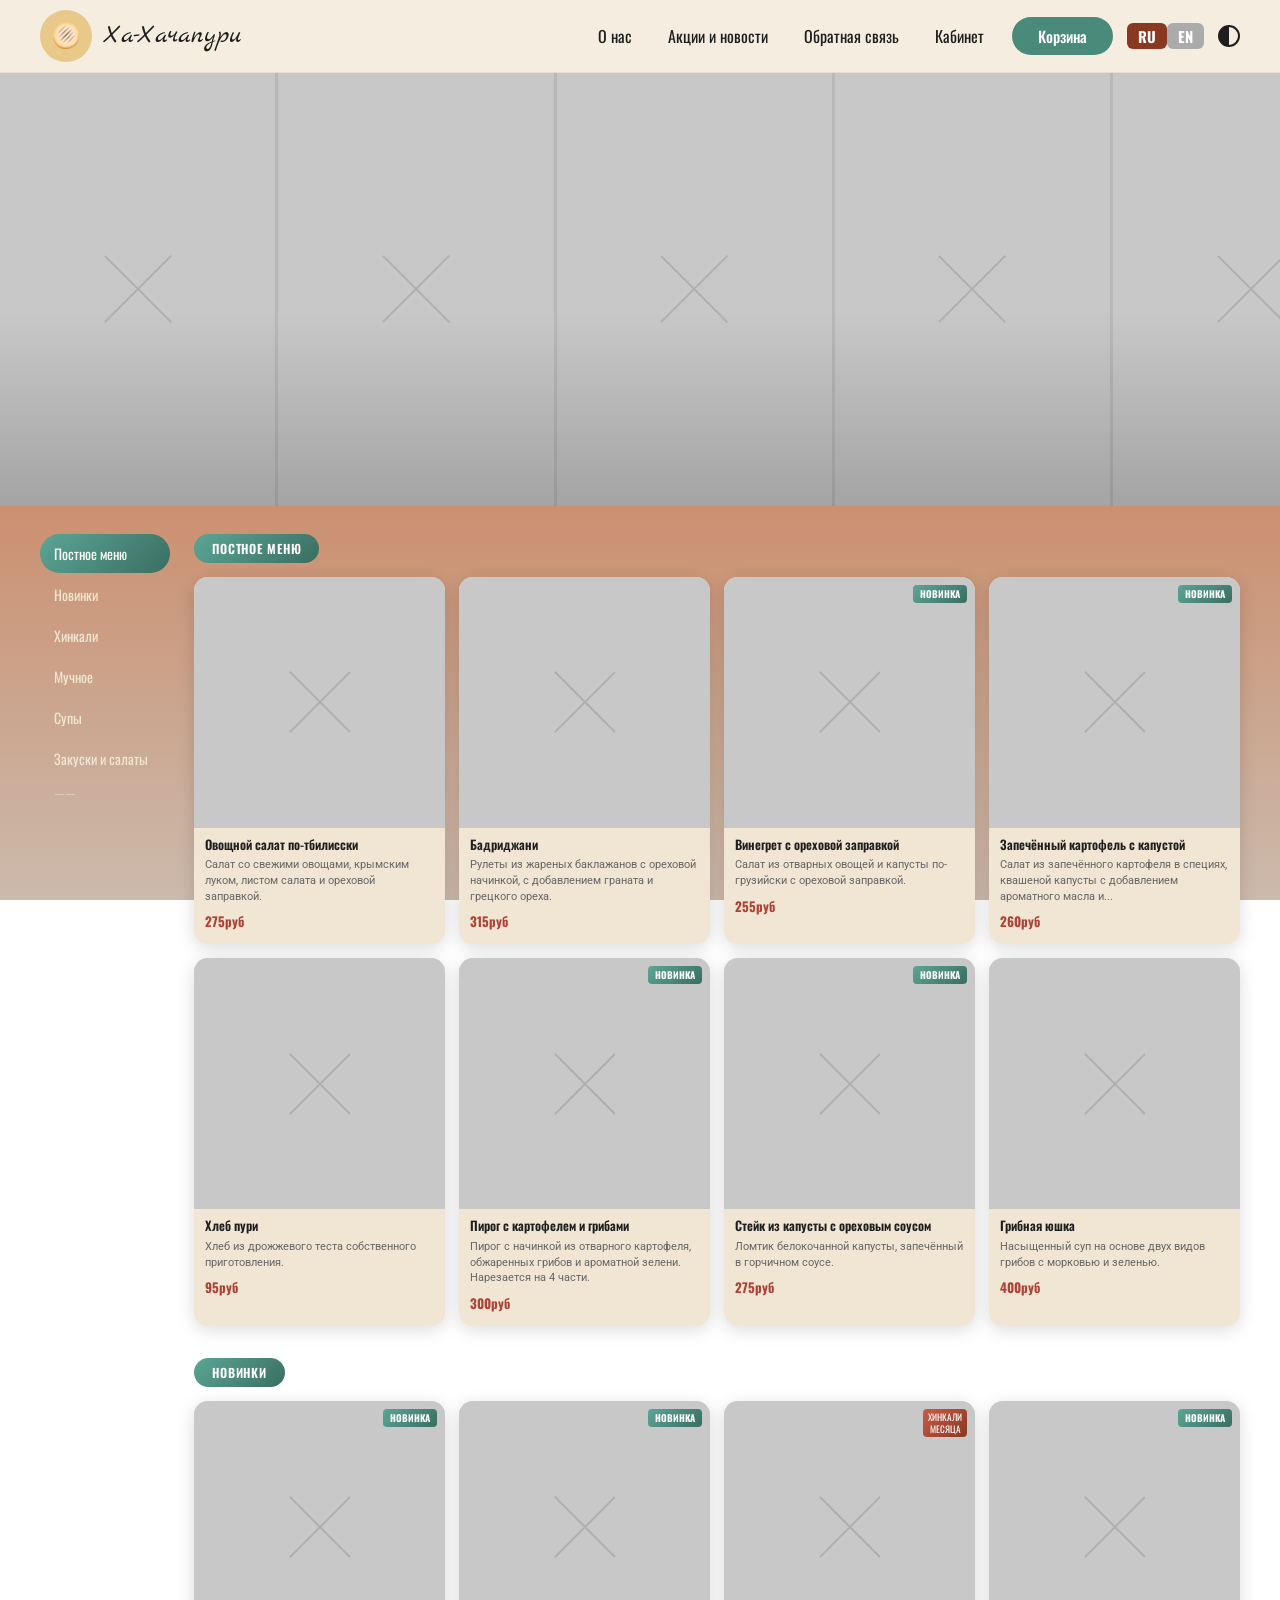
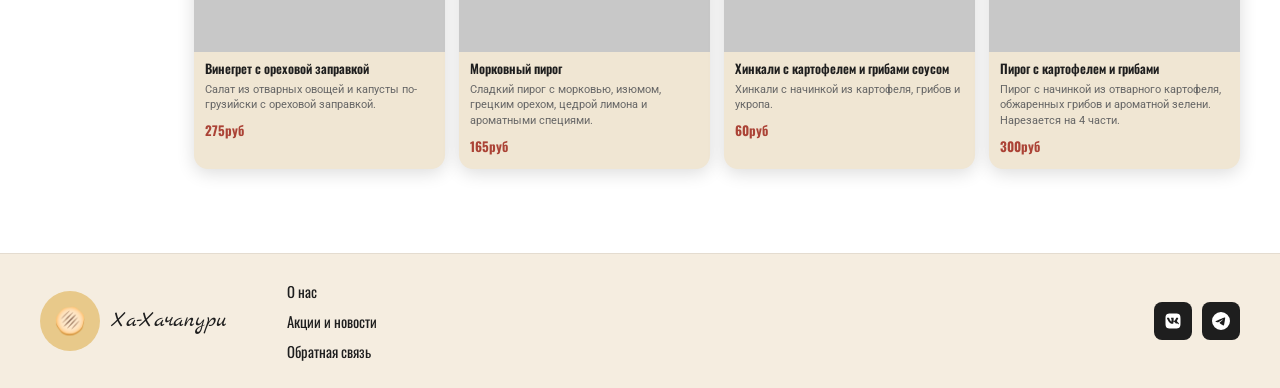
<file: index.html>
<!DOCTYPE html>
<html lang="ru">
  <head>
    <meta charset="utf-8">
    <meta name="viewport" content="width=device-width,initial-scale=1">
    <title>Ха-Хачапури — Главная</title>
    <link rel="stylesheet" href="css/base.css">
    <link rel="stylesheet" href="css/layout.css">
    <link rel="stylesheet" href="css/components.css">
    <link rel="stylesheet" href="css/pages/index.css">
    <script src="js/theme.js"></script>
  </head>
  <body>
    <header class="nav">
      <input type="checkbox" id="nav-toggle" class="nav-toggle">
      <a href="index.html" class="nav-logo">
        <span class="logo-icon">🫓</span>
        <span class="logo-text">Ха-Хачапури</span>
      </a>
      <nav class="nav-links">
        <a href="about.html">О нас</a>
        <a href="news.html">Акции и новости</a>
        <a href="contact.html">Обратная связь</a>
        <a href="profile.html">Кабинет</a>
      </nav>
      <a href="cart.html" class="nav-cart">Корзина</a>
      <div class="lang"><span class="on">RU</span><span class="off">EN</span></div>
      <button type="button" class="theme-toggle" id="theme-toggle"
        aria-pressed="false" aria-label="Тёмная тема" title="Сменить тему"></button>
      <label class="burger" for="nav-toggle" aria-label="Меню"
        ><span></span><span></span><span></span
      ></label>
    </header>

    <main>
      <!-- BANNER -->
      <div class="slider">
        <div class="slide placeholder"></div>
        <div class="slide placeholder"></div>
        <div class="slide placeholder"></div>
        <div class="slide placeholder"></div>
        <div class="slide placeholder"></div>
      </div>

      <!-- MENU -->
      <div class="wrap">
        <!-- sidebar -->
        <aside class="sidebar">
          <a href="#postnoye" class="is-active">Постное меню</a>
          <a href="#novinki">Новинки</a>
          <a href="#hinkali">Хинкали</a>
          <a href="#muchnoe">Мучное</a>
          <a href="#supy">Супы</a>
          <a href="#salaty">Закуски и салаты</a>
          <span class="sep">——</span>
        </aside>

        <div class="dishes">
          <!-- ПОСТНОЕ МЕНЮ -->
          <section id="postnoye">
            <div class="category-label">Постное меню</div>
            <div class="grid-four">
              <div class="dish-card">
                <div class="dish-image placeholder"></div>
                <div class="dish-body">
                  <div class="dish-name">Овощной салат по-тбилисски</div>
                  <div class="dish-description">
                    Салат со свежими овощами, крымским луком, листом салата и ореховой заправкой.
                  </div>
                  <div class="dish-price">275руб</div>
                </div>
              </div>

              <div class="dish-card">
                <div class="dish-image placeholder"></div>
                <div class="dish-body">
                  <div class="dish-name">Бадриджани</div>
                  <div class="dish-description">
                    Рулеты из жареных баклажанов с ореховой начинкой, с добавлением граната и
                    грецкого ореха.
                  </div>
                  <div class="dish-price">315руб</div>
                </div>
              </div>

              <div class="dish-card">
                <div class="dish-image placeholder"><span class="badge-new">НОВИНКА</span></div>
                <div class="dish-body">
                  <div class="dish-name">Винегрет с ореховой заправкой</div>
                  <div class="dish-description">
                    Салат из отварных овощей и капусты по-грузийски с ореховой заправкой.
                  </div>
                  <div class="dish-price">255руб</div>
                </div>
              </div>

              <div class="dish-card">
                <div class="dish-image placeholder"><span class="badge-new">НОВИНКА</span></div>
                <div class="dish-body">
                  <div class="dish-name">Запечённый картофель с капустой</div>
                  <div class="dish-description">
                    Салат из запечённого картофеля в специях, квашеной капусты с добавлением
                    ароматного масла и...
                  </div>
                  <div class="dish-price">260руб</div>
                </div>
              </div>

              <div class="dish-card">
                <div class="dish-image placeholder"></div>
                <div class="dish-body">
                  <div class="dish-name">Хлеб пури</div>
                  <div class="dish-description">
                    Хлеб из дрожжевого теста собственного приготовления.
                  </div>
                  <div class="dish-price">95руб</div>
                </div>
              </div>

              <div class="dish-card">
                <div class="dish-image placeholder"><span class="badge-new">НОВИНКА</span></div>
                <div class="dish-body">
                  <div class="dish-name">Пирог с картофелем и грибами</div>
                  <div class="dish-description">
                    Пирог с начинкой из отварного картофеля, обжаренных грибов и ароматной зелени.
                    Нарезается на 4 части.
                  </div>
                  <div class="dish-price">300руб</div>
                </div>
              </div>

              <div class="dish-card">
                <div class="dish-image placeholder"><span class="badge-new">НОВИНКА</span></div>
                <div class="dish-body">
                  <div class="dish-name">Стейк из капусты с ореховым соусом</div>
                  <div class="dish-description">
                    Ломтик белокочанной капусты, запечённый в горчичном соусе.
                  </div>
                  <div class="dish-price">275руб</div>
                </div>
              </div>

              <div class="dish-card">
                <div class="dish-image placeholder"></div>
                <div class="dish-body">
                  <div class="dish-name">Грибная юшка</div>
                  <div class="dish-description">
                    Насыщенный суп на основе двух видов грибов с морковью и зеленью.
                  </div>
                  <div class="dish-price">400руб</div>
                </div>
              </div>
            </div>
          </section>

          <!-- НОВИНКИ -->
          <section id="novinki">
            <div class="category-label">Новинки</div>
            <div class="grid-four">
              <div class="dish-card">
                <div class="dish-image placeholder"><span class="badge-new">НОВИНКА</span></div>
                <div class="dish-body">
                  <div class="dish-name">Винегрет с ореховой заправкой</div>
                  <div class="dish-description">
                    Салат из отварных овощей и капусты по-грузийски с ореховой заправкой.
                  </div>
                  <div class="dish-price">275руб</div>
                </div>
              </div>

              <div class="dish-card">
                <div class="dish-image placeholder"><span class="badge-new">НОВИНКА</span></div>
                <div class="dish-body">
                  <div class="dish-name">Морковный пирог</div>
                  <div class="dish-description">
                    Сладкий пирог с морковью, изюмом, грецким орехом, цедрой лимона и ароматными
                    специями.
                  </div>
                  <div class="dish-price">165руб</div>
                </div>
              </div>

              <div class="dish-card">
                <div class="dish-image placeholder">
                  <span class="badge-mo">ХИНКАЛИ<br>МЕСЯЦА</span>
                </div>
                <div class="dish-body">
                  <div class="dish-name">Хинкали с картофелем и грибами соусом</div>
                  <div class="dish-description">
                    Хинкали с начинкой из картофеля, грибов и укропа.
                  </div>
                  <div class="dish-price">60руб</div>
                </div>
              </div>

              <div class="dish-card">
                <div class="dish-image placeholder"><span class="badge-new">НОВИНКА</span></div>
                <div class="dish-body">
                  <div class="dish-name">Пирог с картофелем и грибами</div>
                  <div class="dish-description">
                    Пирог с начинкой из отварного картофеля, обжаренных грибов и ароматной зелени.
                    Нарезается на 4 части.
                  </div>
                  <div class="dish-price">300руб</div>
                </div>
              </div>
            </div>
          </section>
        </div>
        <!-- /dishes -->
      </div>
      <!-- /wrap -->
    </main>

    <footer>
      <div class="footer-logo">
        <span class="logo-icon">🫓</span>
        <span class="logo-text">Ха-Хачапури</span>
      </div>
      <div class="footer-links">
        <a href="about.html">О нас</a>
        <a href="news.html">Акции и новости</a>
        <a href="contact.html">Обратная связь</a>
      </div>
      <div class="footer-social">
        <a href="#" aria-label="ВКонтакте"><img src="images/icons/vk.svg" alt=""></a>
        <a href="#" aria-label="Telegram"><img src="images/icons/telegram.svg" alt=""></a>
      </div>
    </footer>
  </body>
</html>
</file>
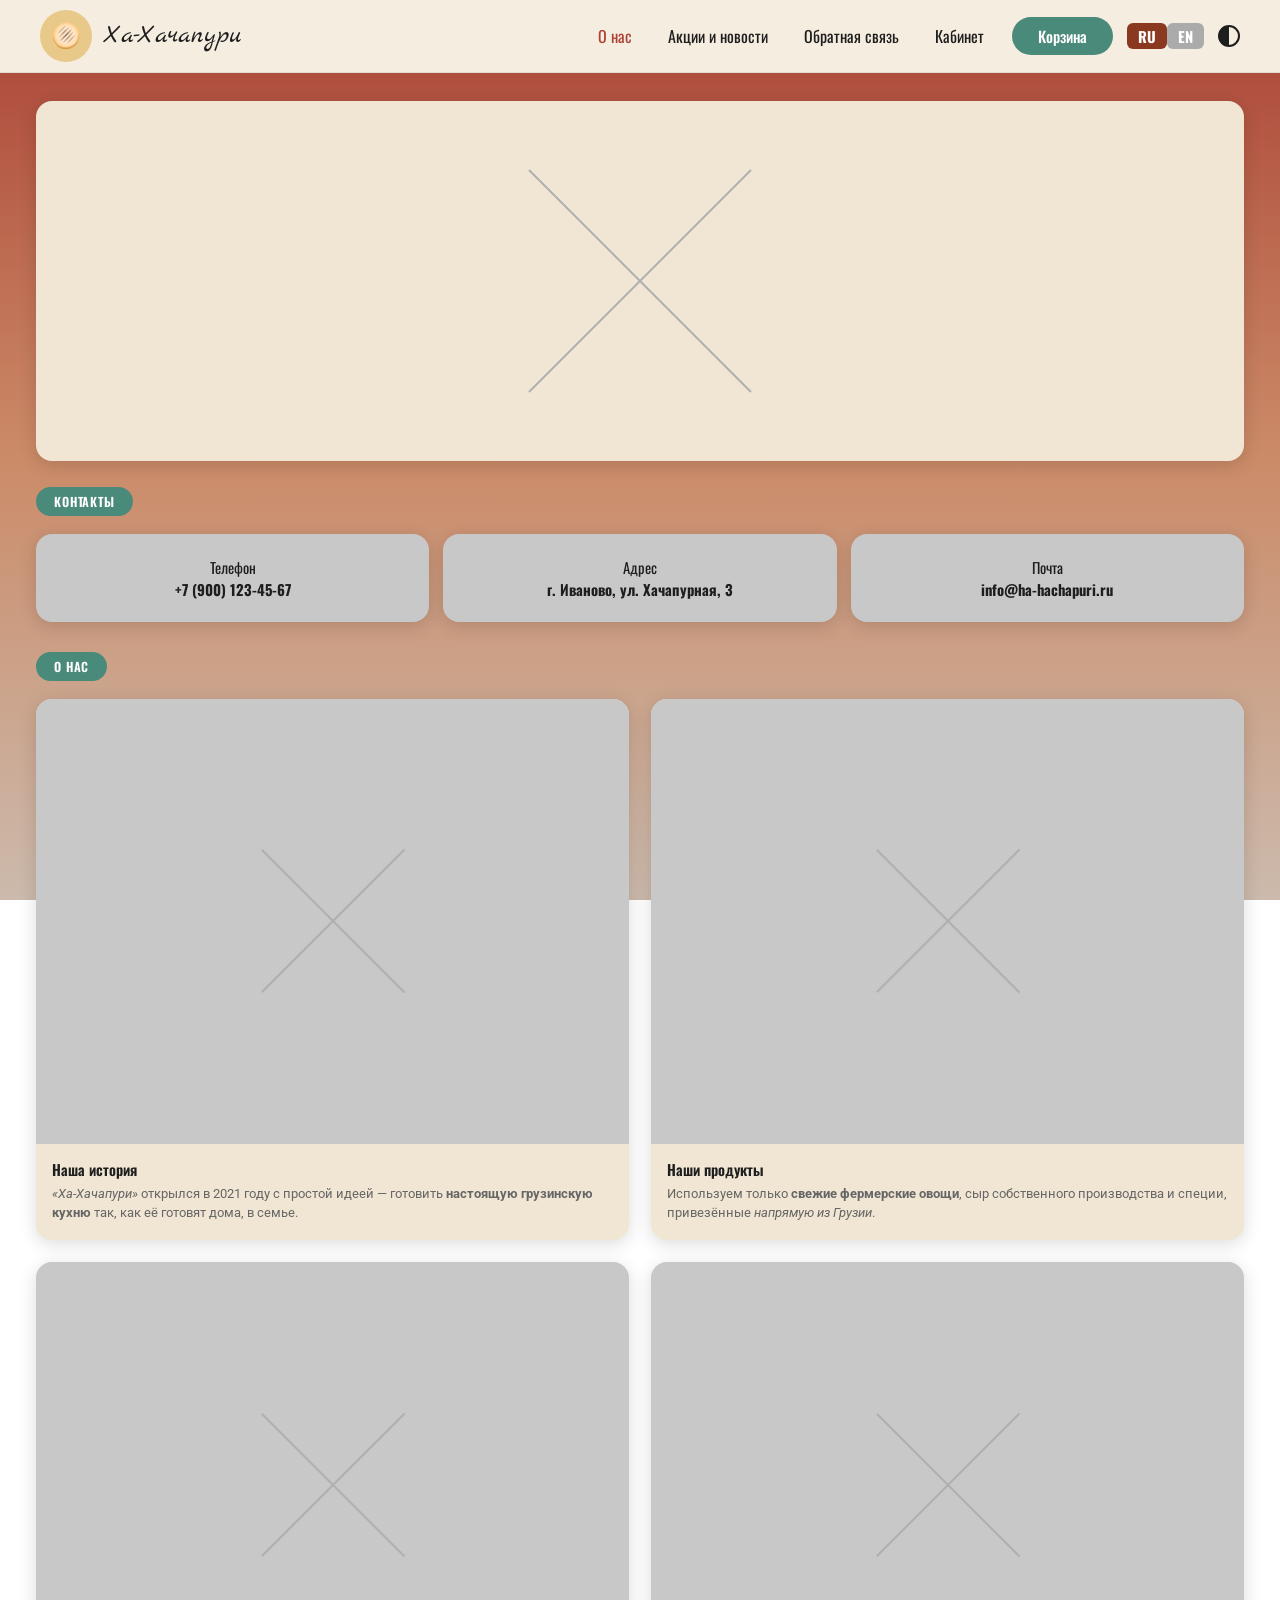
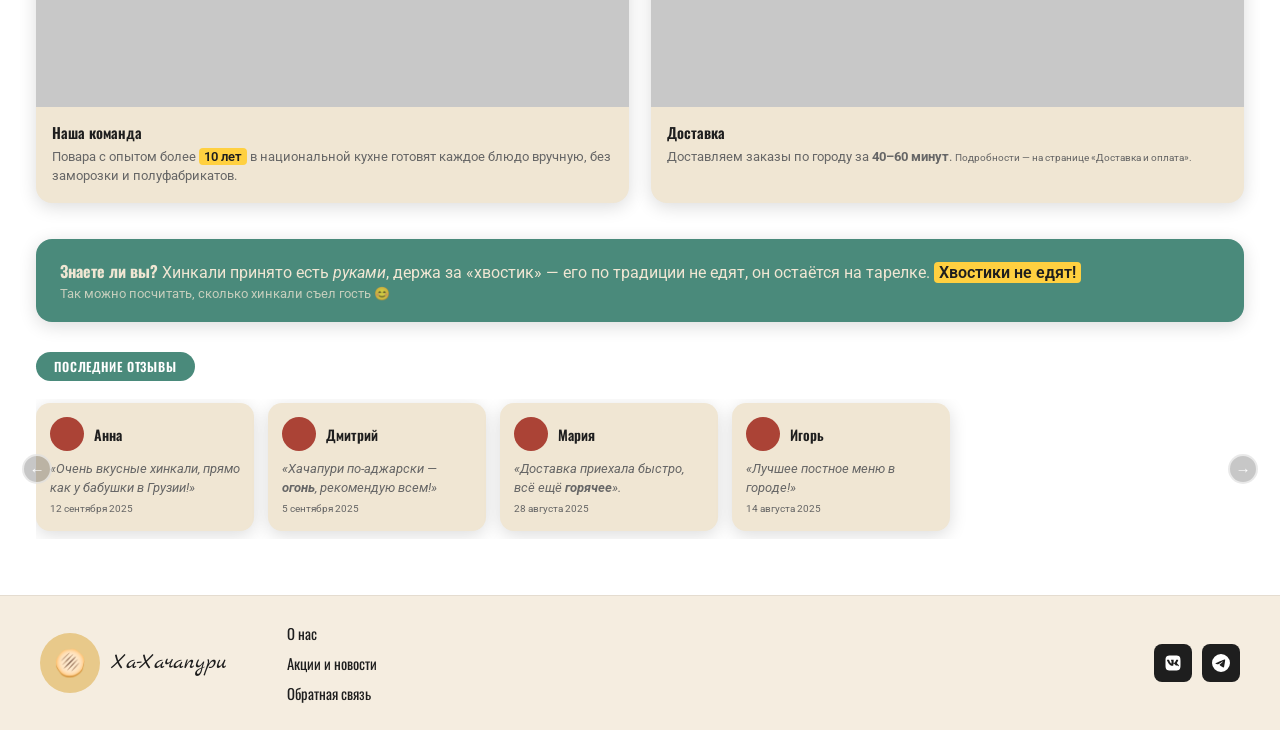
<file: about.html>
<!DOCTYPE html>
<html lang="ru">
  <head>
    <meta charset="utf-8">
    <meta name="viewport" content="width=device-width,initial-scale=1">
    <title>Ха-Хачапури — О нас</title>
    <link rel="stylesheet" href="css/base.css">
    <link rel="stylesheet" href="css/layout.css">
    <link rel="stylesheet" href="css/components.css">
    <link rel="stylesheet" href="css/pages/about.css">
    <script src="js/theme.js"></script>
  </head>
  <body>
    <header class="nav">
      <a href="index.html" class="nav-logo">
        <span class="logo-icon">🫓</span>
        <span class="logo-text">Ха-Хачапури</span>
      </a>
      <nav class="nav-links">
        <a href="about.html" class="is-active">О нас</a>
        <a href="news.html">Акции и новости</a>
        <a href="contact.html">Обратная связь</a>
        <a href="profile.html">Кабинет</a>
      </nav>
      <a href="cart.html" class="nav-cart">Корзина</a>
      <div class="lang"><span class="on">RU</span><span class="off">EN</span></div>
      <button type="button" class="theme-toggle" id="theme-toggle"
        aria-pressed="false" aria-label="Тёмная тема" title="Сменить тему"></button>
    </header>

    <main>
      <div class="wrap">
        <!-- HERO -->
        <div class="hero placeholder"></div>

        <!-- КОНТАКТЫ -->
        <section id="contacts" aria-labelledby="contacts-title">
          <div class="badge" id="contacts-title">Контакты</div>
          <div class="contacts">
            <div class="contact-item">Телефон<br><strong>+7 (900) 123-45-67</strong></div>
            <div class="contact-item">
              Адрес<br><strong>г. Иваново, ул. Хачапурная, 3</strong>
            </div>
            <div class="contact-item">Почта<br><strong>info@ha-hachapuri.ru</strong></div>
          </div>
        </section>

        <!-- О НАС -->
        <section id="o-nas" aria-labelledby="o-nas-title">
          <div class="badge" id="o-nas-title">О нас</div>
          <div class="grid-two">
            <article class="card">
              <div class="card-image placeholder"></div>
              <div class="card-body">
                <div class="card-title">Наша история</div>
                <div class="card-description">
                  <em>«Ха-Хачапури»</em> открылся в 2021 году с простой идеей — готовить
                  <strong>настоящую грузинскую кухню</strong> так, как её готовят дома, в семье.
                </div>
              </div>
            </article>
            <article class="card">
              <div class="card-image placeholder"></div>
              <div class="card-body">
                <div class="card-title">Наши продукты</div>
                <div class="card-description">
                  Используем только <strong>свежие фермерские овощи</strong>, сыр собственного
                  производства и специи, привезённые <em>напрямую из Грузии</em>.
                </div>
              </div>
            </article>
            <article class="card">
              <div class="card-image placeholder"></div>
              <div class="card-body">
                <div class="card-title">Наша команда</div>
                <div class="card-description">
                  Повара с опытом более <mark>10 лет</mark> в национальной кухне готовят каждое
                  блюдо вручную, без заморозки и полуфабрикатов.
                </div>
              </div>
            </article>
            <article class="card">
              <div class="card-image placeholder"></div>
              <div class="card-body">
                <div class="card-title">Доставка</div>
                <div class="card-description">
                  Доставляем заказы по городу за <strong>40–60 минут</strong>.
                  <small>Подробности — на странице «Доставка и оплата».</small>
                </div>
              </div>
            </article>
          </div>
        </section>

        <!-- ДОПОЛНИТЕЛЬНО: интересный факт -->
        <aside class="info-aside">
          <p>
            <strong>Знаете ли вы?</strong> Хинкали принято есть <em>руками</em>, держа за «хвостик»
            — его по традиции не едят, он остаётся на тарелке. <mark>Хвостики не едят!</mark>
          </p>
          <p><small>Так можно посчитать, сколько хинкали съел гость 😊</small></p>
        </aside>

        <!-- ОТЗЫВЫ -->
        <section id="reviews" aria-labelledby="reviews-title">
          <div class="badge" id="reviews-title">Последние отзывы</div>
          <div class="review-outer">
            <button class="arrow arrow-left" data-scroll="-240" aria-label="Назад">&#8592;</button>
            <div class="review-track" id="reviews-track">
              <article class="review-card">
                <div class="review-head">
                  <div class="review-avatar"></div>
                  <span class="review-name">Анна</span>
                </div>
                <div class="review-body">
                  <em>«Очень вкусные хинкали, прямо как у бабушки в Грузии!»</em><br>
                  <small>12 сентября 2025</small>
                </div>
              </article>
              <article class="review-card">
                <div class="review-head">
                  <div class="review-avatar"></div>
                  <span class="review-name">Дмитрий</span>
                </div>
                <div class="review-body">
                  <em>«Хачапури по-аджарски — <strong>огонь</strong>, рекомендую всем!»</em><br>
                  <small>5 сентября 2025</small>
                </div>
              </article>
              <article class="review-card">
                <div class="review-head">
                  <div class="review-avatar"></div>
                  <span class="review-name">Мария</span>
                </div>
                <div class="review-body">
                  <em>«Доставка приехала быстро, всё ещё <strong>горячее</strong>».</em><br>
                  <small>28 августа 2025</small>
                </div>
              </article>
              <article class="review-card">
                <div class="review-head">
                  <div class="review-avatar"></div>
                  <span class="review-name">Игорь</span>
                </div>
                <div class="review-body">
                  <em>«Лучшее постное меню в городе!»</em><br>
                  <small>14 августа 2025</small>
                </div>
              </article>
            </div>
            <button class="arrow arrow-right" data-scroll="240" aria-label="Вперёд">&#8594;</button>
          </div>
        </section>
      </div>
    </main>

    <footer>
      <div class="footer-logo">
        <span class="logo-icon">🫓</span>
        <span class="logo-text">Ха-Хачапури</span>
      </div>
      <div class="footer-links">
        <a href="about.html">О нас</a>
        <a href="news.html">Акции и новости</a>
        <a href="contact.html">Обратная связь</a>
      </div>
      <div class="footer-social">
        <a href="#" aria-label="ВКонтакте"><img src="images/icons/vk.svg" alt=""></a>
        <a href="#" aria-label="Telegram"><img src="images/icons/telegram.svg" alt=""></a>
      </div>
    </footer>

    <script src="js/reviews.js"></script>
  </body>
</html>
</file>
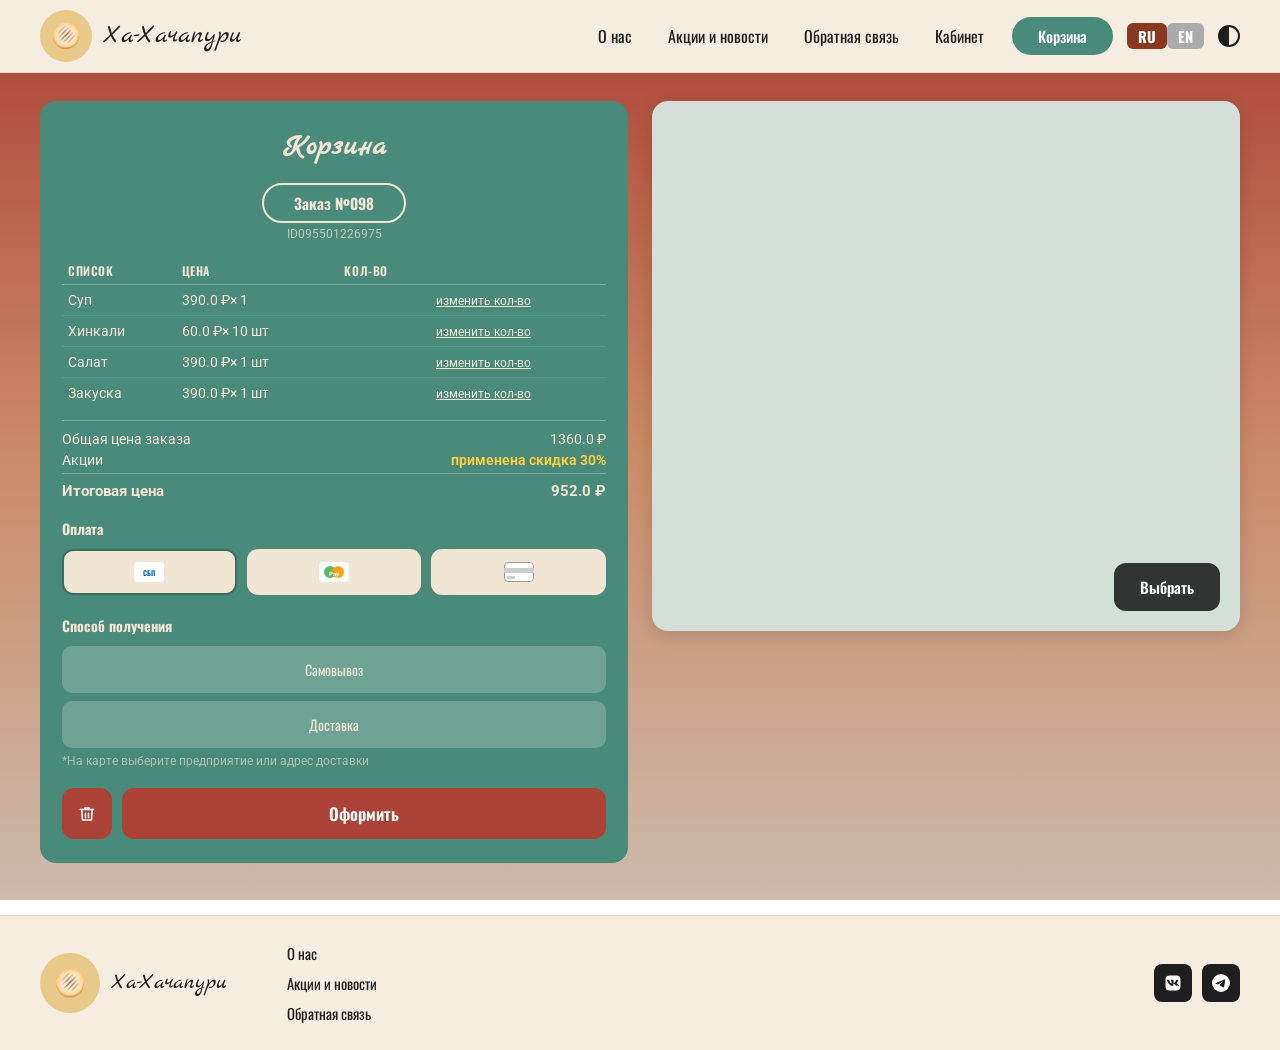
<file: cart.html>
<!DOCTYPE html>
<html lang="ru">
  <head>
    <meta charset="utf-8">
    <meta name="viewport" content="width=device-width,initial-scale=1">
    <title>Ха-Хачапури — Корзина</title>
    <link rel="stylesheet" href="css/base.css">
    <link rel="stylesheet" href="css/layout.css">
    <link rel="stylesheet" href="css/components.css">
    <link rel="stylesheet" href="css/pages/cart.css">
    <script src="js/theme.js"></script>
  </head>
  <body>
    <header class="nav">
      <a href="index.html" class="nav-logo">
        <span class="logo-icon">🫓</span>
        <span class="logo-text">Ха-Хачапури</span>
      </a>
      <nav class="nav-links">
        <a href="about.html">О нас</a>
        <a href="news.html">Акции и новости</a>
        <a href="contact.html">Обратная связь</a>
        <a href="profile.html">Кабинет</a>
      </nav>
      <a href="cart.html" class="nav-cart">Корзина</a>
      <div class="lang"><span class="on">RU</span><span class="off">EN</span></div>
      <button type="button" class="theme-toggle" id="theme-toggle"
        aria-pressed="false" aria-label="Тёмная тема" title="Сменить тему"></button>
    </header>

    <main>
      <div class="wrap">
        <div class="layout">
          <!-- ═══ LEFT PANEL ═══ -->
          <div class="panel">
            <h2 class="panel-title">Корзина</h2>

            <div class="order-box">
              <div class="order-badge">Заказ №098</div>
            </div>
            <div class="order-id">ID095501226975</div>

            <!-- items table -->
            <table class="cart-table">
              <thead>
                <tr>
                  <th>список</th>
                  <th>цена</th>
                  <th>кол-во</th>
                  <th></th>
                </tr>
              </thead>
              <tbody>
                <tr>
                  <td>Суп</td>
                  <td>390.0 ₽× 1</td>
                  <td></td>
                  <td><span class="quantity-link">изменить кол-во</span></td>
                </tr>
                <tr>
                  <td>Хинкали</td>
                  <td>60.0 ₽× 10 шт</td>
                  <td></td>
                  <td><span class="quantity-link">изменить кол-во</span></td>
                </tr>
                <tr>
                  <td>Салат</td>
                  <td>390.0 ₽× 1 шт</td>
                  <td></td>
                  <td><span class="quantity-link">изменить кол-во</span></td>
                </tr>
                <tr>
                  <td>Закуска</td>
                  <td>390.0 ₽× 1 шт</td>
                  <td></td>
                  <td><span class="quantity-link">изменить кол-во</span></td>
                </tr>
              </tbody>
            </table>

            <!-- totals -->
            <div class="totals">
              <div class="total-row">
                <span>Общая цена заказа</span>
                <span class="total-value">1360.0 ₽</span>
              </div>
              <div class="total-row promo">
                <span>Акции</span>
                <span class="total-value">применена скидка 30%</span>
              </div>
              <div class="total-row final">
                <span>Итоговая цена</span>
                <span class="total-value">952.0 ₽</span>
              </div>
            </div>

            <!-- payment -->
            <div class="section-label">Оплата</div>
            <div class="payment-row">
              <!-- СБП -->
              <button class="payment-option is-selected">
                <svg width="30" height="20" viewBox="0 0 30 20" fill="none">
                  <rect width="30" height="20" rx="4" fill="white" />
                  <text
                    x="15"
                    y="13.5"
                    text-anchor="middle"
                    font-family="Oswald,sans-serif"
                    font-size="7"
                    fill="#0060AA"
                    font-weight="700"
                  >
                    СБП
                  </text>
                </svg>
              </button>
              <!-- Pay -->
              <button class="payment-option">
                <svg width="30" height="20" viewBox="0 0 30 20" fill="none">
                  <rect width="30" height="20" rx="4" fill="white" />
                  <circle cx="11" cy="10" r="6" fill="#4CAF50" opacity=".9" />
                  <circle cx="19" cy="10" r="6" fill="#FF9800" opacity=".9" />
                  <text
                    x="15"
                    y="13.5"
                    text-anchor="middle"
                    font-family="Roboto,sans-serif"
                    font-size="6"
                    fill="white"
                    font-weight="700"
                  >
                    Pay
                  </text>
                </svg>
              </button>
              <!-- Card -->
              <button class="payment-option">
                <svg width="30" height="20" viewBox="0 0 30 20" fill="none">
                  <rect x=".5" y=".5" width="29" height="19" rx="3.5" stroke="#999" fill="white" />
                  <rect x="0" y="6" width="30" height="5" fill="#CCC" />
                  <rect x="3" y="14" width="8" height="3" rx="1" fill="#CCC" />
                </svg>
              </button>
            </div>

            <!-- delivery -->
            <div class="section-label">Способ получения</div>
            <div class="delivery-column">
              <button class="delivery-button">Самовывоз</button>
              <button class="delivery-button">Доставка</button>
            </div>
            <p class="delivery-hint">*На карте выберите предприятие или адрес доставки</p>

            <!-- action buttons -->
            <div class="actions">
              <button class="btn-trash" title="Очистить корзину">
                <svg
                  width="18"
                  height="18"
                  viewBox="0 0 24 24"
                  fill="none"
                  stroke="white"
                  stroke-width="2"
                  stroke-linecap="round"
                  stroke-linejoin="round"
                >
                  <polyline points="3 6 5 6 21 6" />
                  <path d="M19 6l-1 14H6L5 6" />
                  <path d="M10 11v6M14 11v6" />
                  <path d="M9 6V4h6v2" />
                </svg>
              </button>
              <button class="btn-order">Оформить</button>
            </div>
          </div>
          <!-- /panel -->

          <!-- ═══ RIGHT MAP ═══ -->
          <div class="map-box">
            <iframe
              src="https://www.openstreetmap.org/export/embed.html?bbox=40.88%2C57.59%2C41.03%2C57.69&layer=mapnik"
              title="Карта доставки"
              loading="lazy"
            >
            </iframe>
            <button class="btn-sel">Выбрать</button>
          </div>
        </div>
        <!-- /layout -->
      </div>
      <!-- /wrap -->
    </main>

    <footer>
      <div class="footer-logo">
        <span class="logo-icon">🫓</span>
        <span class="logo-text">Ха-Хачапури</span>
      </div>
      <div class="footer-links">
        <a href="about.html">О нас</a>
        <a href="news.html">Акции и новости</a>
        <a href="contact.html">Обратная связь</a>
      </div>
      <div class="footer-social">
        <a href="#" aria-label="ВКонтакте"><img src="images/icons/vk.svg" alt=""></a>
        <a href="#" aria-label="Telegram"><img src="images/icons/telegram.svg" alt=""></a>
      </div>
    </footer>

    <script src="js/cart.js"></script>
  </body>
</html>
</file>
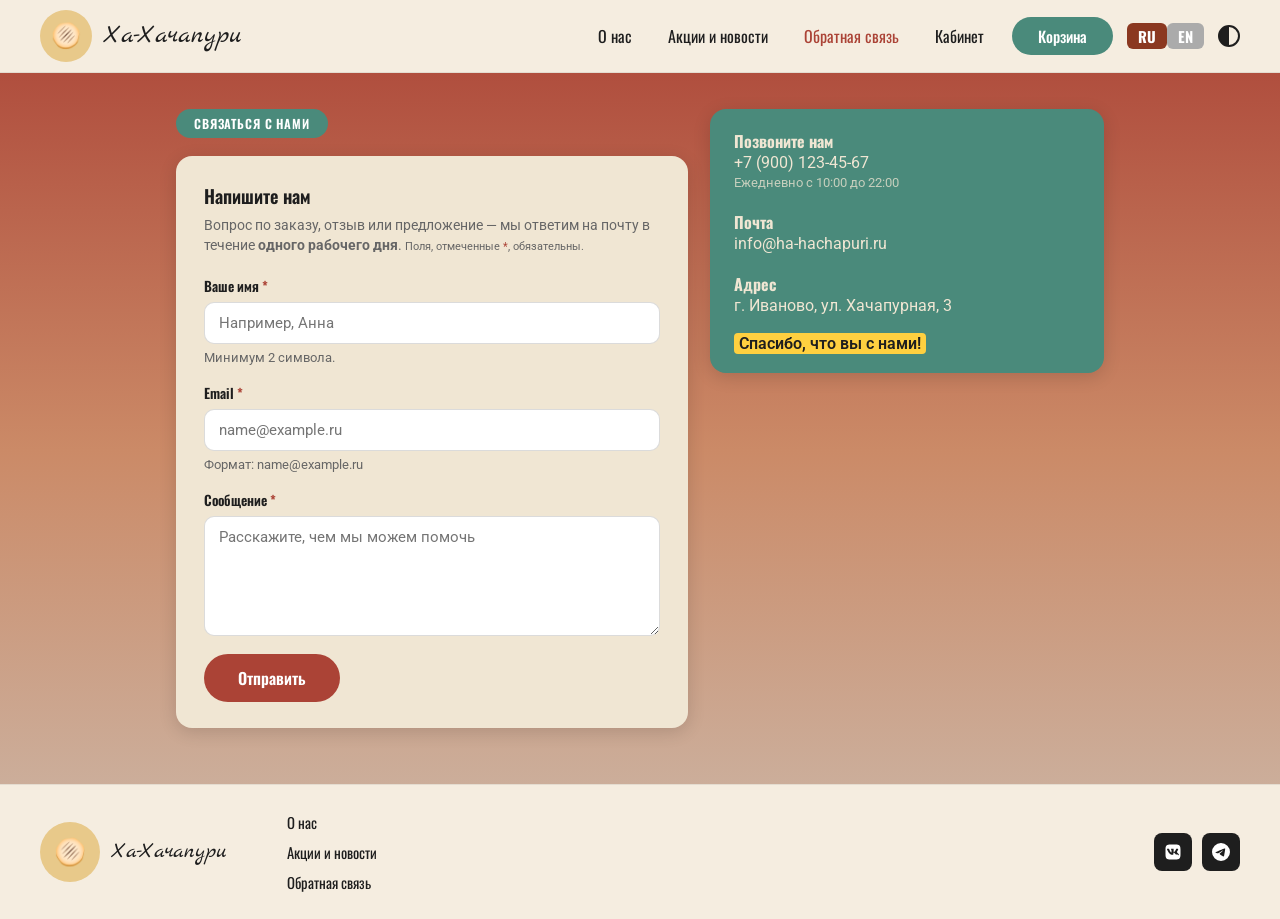
<file: contact.html>
<!DOCTYPE html>
<html lang="ru">
  <head>
    <meta charset="utf-8">
    <meta name="viewport" content="width=device-width,initial-scale=1">
    <title>Ха-Хачапури — Обратная связь</title>
    <link rel="stylesheet" href="css/base.css">
    <link rel="stylesheet" href="css/layout.css">
    <link rel="stylesheet" href="css/components.css">
    <link rel="stylesheet" href="css/pages/contact.css">
    <script src="js/theme.js"></script>
  </head>
  <body>
    <header class="nav">
      <a href="index.html" class="nav-logo">
        <span class="logo-icon">🫓</span>
        <span class="logo-text">Ха-Хачапури</span>
      </a>
      <nav class="nav-links">
        <a href="about.html">О нас</a>
        <a href="news.html">Акции и новости</a>
        <a href="contact.html" class="is-active">Обратная связь</a>
        <a href="profile.html">Кабинет</a>
      </nav>
      <a href="cart.html" class="nav-cart">Корзина</a>
      <div class="lang"><span class="on">RU</span><span class="off">EN</span></div>
      <button type="button" class="theme-toggle" id="theme-toggle"
        aria-pressed="false" aria-label="Тёмная тема" title="Сменить тему"></button>
    </header>

    <main>
      <div class="wrap">
        <div class="contact-layout">
          <!-- ФОРМА -->
          <section id="feedback" aria-labelledby="feedback-title">
            <div class="badge" id="feedback-title">Связаться с нами</div>

            <form class="form-box" action="#" method="post">
              <h2>Напишите нам</h2>
              <p class="lead">
                Вопрос по заказу, отзыв или предложение — мы ответим на почту в течение
                <strong>одного рабочего дня</strong>.
                <small>Поля, отмеченные <span class="required-mark">*</span>, обязательны.</small>
              </p>

              <div class="field">
                <label for="name">Ваше имя <span class="required-mark">*</span></label>
                <input
                  type="text"
                  id="name"
                  name="name"
                  placeholder="Например, Анна"
                  required
                  minlength="2">
                <small class="hint">Минимум 2 символа.</small>
              </div>

              <div class="field">
                <label for="email">Email <span class="required-mark">*</span></label>
                <input
                  type="email"
                  id="email"
                  name="email"
                  placeholder="name@example.ru"
                  required
                  pattern="[^\s@]+@[A-Za-z]+\.[A-Za-z]+"
                  title="Адрес вида name@example.ru: символы без пробелов, затем @, латинские буквы, точка и латинские буквы">
                <small class="hint">Формат: name@example.ru</small>
              </div>

              <div class="field">
                <label for="message">Сообщение <span class="required-mark">*</span></label>
                <textarea
                  id="message"
                  name="message"
                  rows="5"
                  placeholder="Расскажите, чем мы можем помочь"
                  required
                ></textarea>
              </div>

              <button type="submit" class="btn-submit">Отправить</button>
            </form>
          </section>

          <!-- БОКОВАЯ ИНФОРМАЦИЯ -->
          <aside class="info-aside" aria-label="Контакты">
            <p><strong>Позвоните нам</strong></p>
            <p>+7 (900) 123-45-67</p>
            <p><small>Ежедневно с 10:00 до 22:00</small></p>
            <br>
            <p><strong>Почта</strong></p>
            <p>info@ha-hachapuri.ru</p>
            <br>
            <p><strong>Адрес</strong></p>
            <p>г. Иваново, ул. Хачапурная, 3</p>
            <br>
            <p><mark>Спасибо, что вы с нами!</mark></p>
          </aside>
        </div>
      </div>
    </main>

    <footer>
      <div class="footer-logo">
        <span class="logo-icon">🫓</span>
        <span class="logo-text">Ха-Хачапури</span>
      </div>
      <div class="footer-links">
        <a href="about.html">О нас</a>
        <a href="news.html">Акции и новости</a>
        <a href="contact.html">Обратная связь</a>
      </div>
      <div class="footer-social">
        <a href="#" aria-label="ВКонтакте"><img src="images/icons/vk.svg" alt=""></a>
        <a href="#" aria-label="Telegram"><img src="images/icons/telegram.svg" alt=""></a>
      </div>
    </footer>
  </body>
</html>
</file>
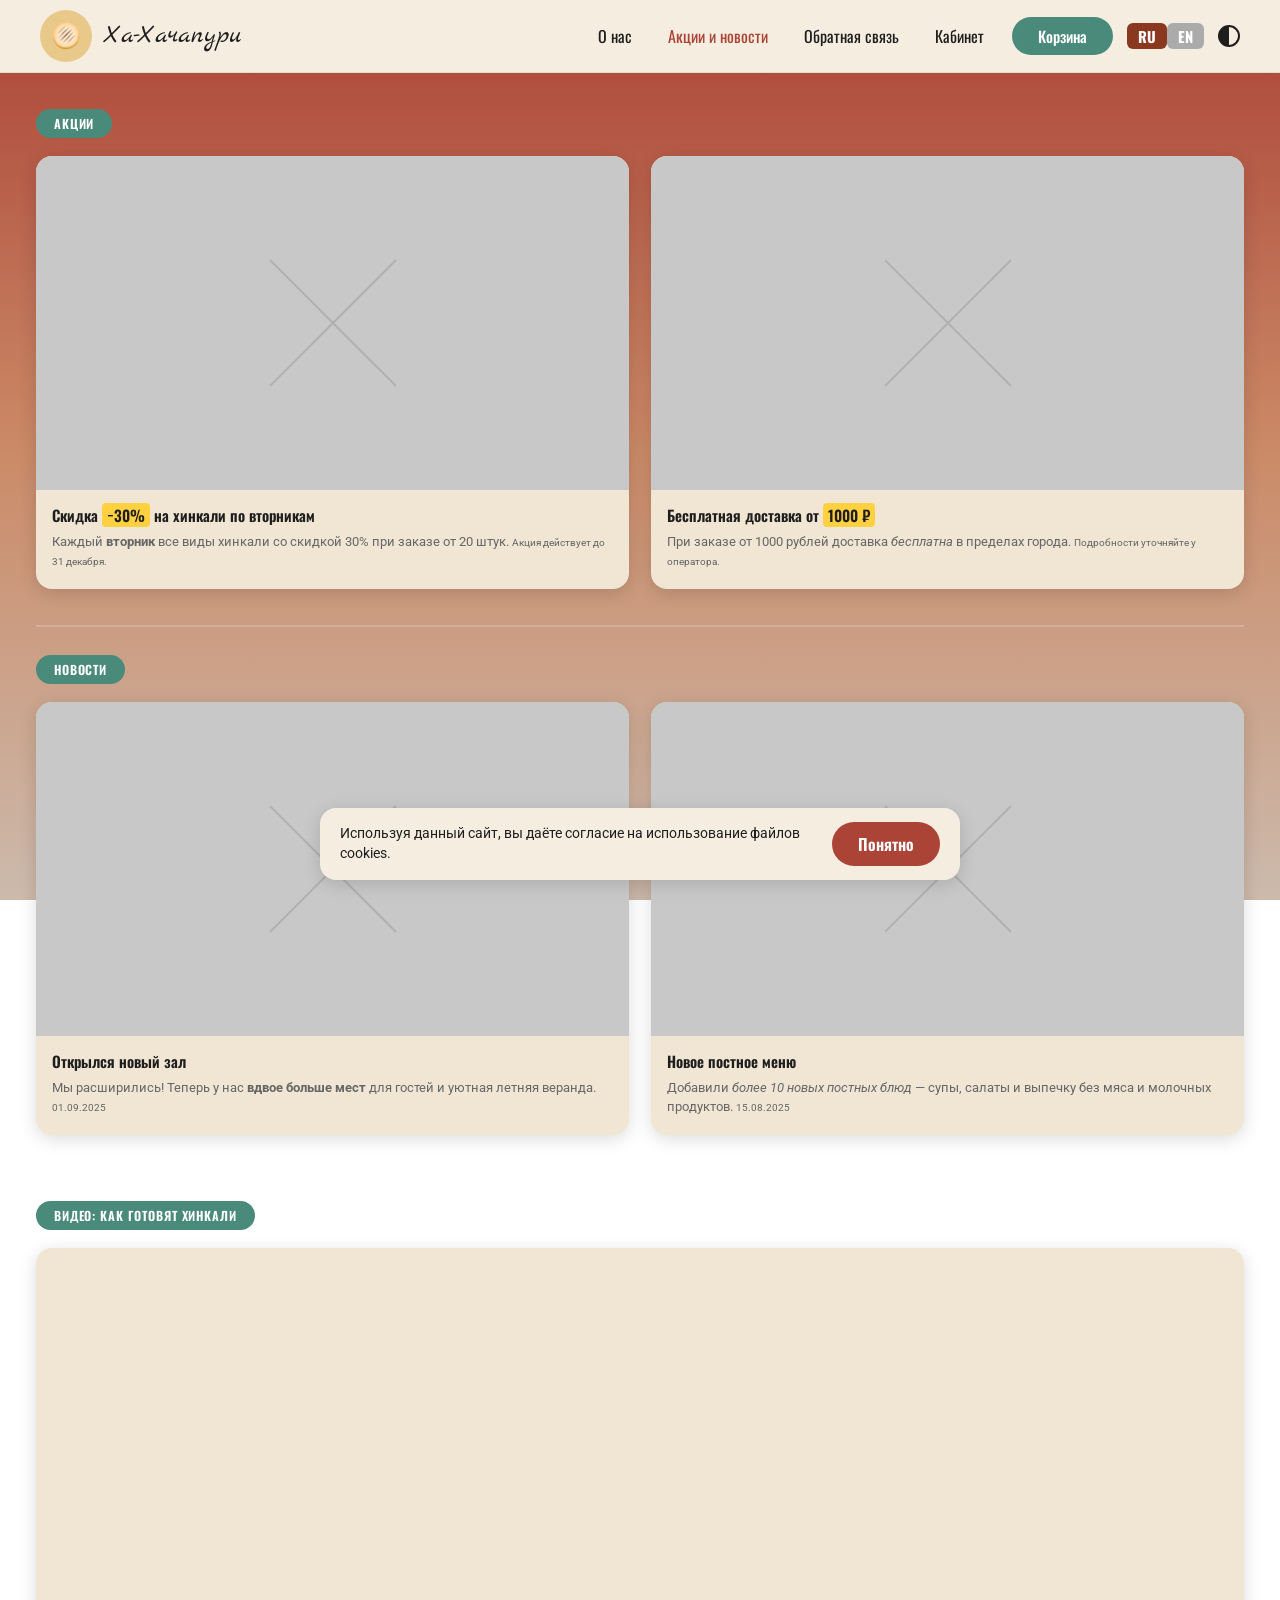
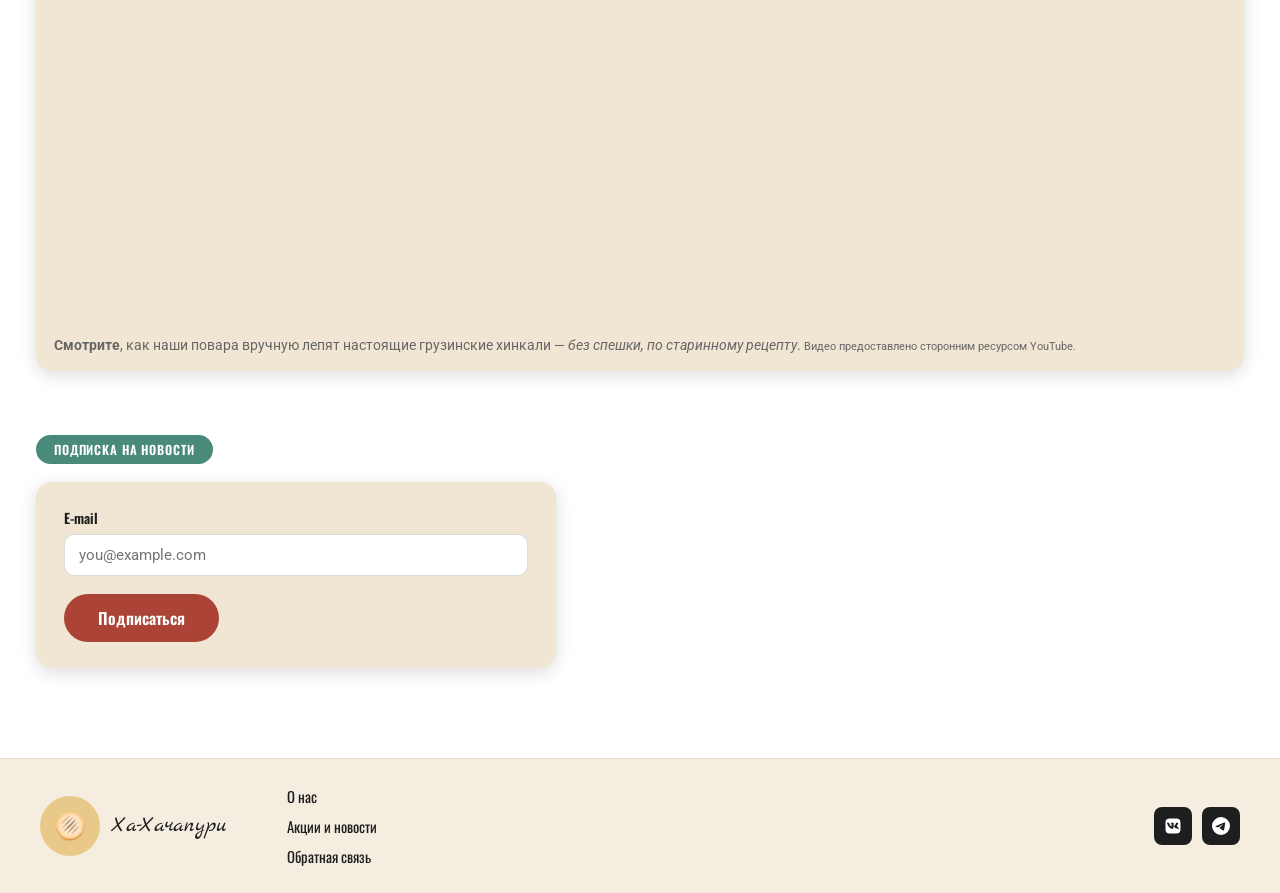
<file: news.html>
<!DOCTYPE html>
<html lang="ru">
  <head>
    <meta charset="utf-8">
    <meta name="viewport" content="width=device-width,initial-scale=1">
    <title>Ха-Хачапури — Акции и новости</title>
    <link rel="stylesheet" href="css/base.css">
    <link rel="stylesheet" href="css/layout.css">
    <link rel="stylesheet" href="css/components.css">
    <link rel="stylesheet" href="css/pages/news.css">
    <script src="js/theme.js"></script>
  </head>
  <body>
    <header class="nav">
      <a href="index.html" class="nav-logo">
        <span class="logo-icon">🫓</span>
        <span class="logo-text">Ха-Хачапури</span>
      </a>
      <nav class="nav-links">
        <a href="about.html">О нас</a>
        <a href="news.html" class="is-active">Акции и новости</a>
        <a href="contact.html">Обратная связь</a>
        <a href="profile.html">Кабинет</a>
      </nav>
      <a href="cart.html" class="nav-cart">Корзина</a>
      <div class="lang"><span class="on">RU</span><span class="off">EN</span></div>
      <button type="button" class="theme-toggle" id="theme-toggle"
        aria-pressed="false" aria-label="Тёмная тема" title="Сменить тему"></button>
    </header>

    <main>
      <div class="wrap">
        <!-- АКЦИИ -->
        <section id="promo" aria-labelledby="promo-title">
          <div class="badge" id="promo-title">Акции</div>
          <div class="grid-two">
            <article class="news-card">
              <div class="news-image placeholder"></div>
              <div class="news-body">
                <div class="news-name">Скидка <mark>−30%</mark> на хинкали по вторникам</div>
                <div class="news-description">
                  Каждый <strong>вторник</strong> все виды хинкали со скидкой 30% при заказе от 20
                  штук. <small>Акция действует до 31 декабря.</small>
                </div>
              </div>
            </article>
            <article class="news-card">
              <div class="news-image placeholder"></div>
              <div class="news-body">
                <div class="news-name">Бесплатная доставка от <mark>1000 ₽</mark></div>
                <div class="news-description">
                  При заказе от 1000 рублей доставка <em>бесплатна</em> в пределах города.
                  <small>Подробности уточняйте у оператора.</small>
                </div>
              </div>
            </article>
          </div>
        </section>

        <hr class="divider">

        <!-- НОВОСТИ -->
        <section id="news" aria-labelledby="news-title">
          <div class="badge" id="news-title">Новости</div>
          <div class="grid-two">
            <article class="news-card">
              <div class="news-image placeholder"></div>
              <div class="news-body">
                <div class="news-name">Открылся новый зал</div>
                <div class="news-description">
                  Мы расширились! Теперь у нас <strong>вдвое больше мест</strong> для гостей и
                  уютная летняя веранда. <small>01.09.2025</small>
                </div>
              </div>
            </article>
            <article class="news-card">
              <div class="news-image placeholder"></div>
              <div class="news-body">
                <div class="news-name">Новое постное меню</div>
                <div class="news-description">
                  Добавили <em>более 10 новых постных блюд</em> — супы, салаты и выпечку без мяса и
                  молочных продуктов. <small>15.08.2025</small>
                </div>
              </div>
            </article>
          </div>
        </section>

        <hr class="divider">

        <!-- ВИДЕО СО СТОРОННЕГО РЕСУРСА -->
        <section id="video" aria-labelledby="video-title">
          <div class="badge" id="video-title">Видео: как готовят хинкали</div>
          <div class="video-wrap">
            <div class="video-frame">
              <iframe
                src="https://www.youtube-nocookie.com/embed/dQw4w9WgXcQ"
                title="Как готовят хинкали — видео рецепт"
                loading="lazy"
                allow="
                  accelerometer;
                  autoplay;
                  clipboard-write;
                  encrypted-media;
                  gyroscope;
                  picture-in-picture;
                "
                allowfullscreen
              >
              </iframe>
            </div>
            <p class="video-caption">
              <strong>Смотрите</strong>, как наши повара вручную лепят настоящие грузинские хинкали
              — <em>без спешки, по старинному рецепту</em>.
              <small>Видео предоставлено сторонним ресурсом YouTube.</small>
            </p>
          </div>
        </section>

        <hr class="divider">

        <!-- ПОДПИСКА НА НОВОСТИ -->
        <section id="subscribe" aria-labelledby="subscribe-title">
          <div class="badge" id="subscribe-title">Подписка на новости</div>
          <form class="form-box subscribe-form" id="subscribe-form">
            <div class="field">
              <label for="subscribe-email">E-mail</label>
              <input type="email" id="subscribe-email" placeholder="you@example.com" required>
            </div>
            <button type="submit" class="btn-submit">Подписаться</button>
            <p class="subscribe-message" id="subscribe-message" role="status"></p>
          </form>
        </section>
      </div>
    </main>

    <footer>
      <div class="footer-logo">
        <span class="logo-icon">🫓</span>
        <span class="logo-text">Ха-Хачапури</span>
      </div>
      <div class="footer-links">
        <a href="about.html">О нас</a>
        <a href="news.html">Акции и новости</a>
        <a href="contact.html">Обратная связь</a>
      </div>
      <div class="footer-social">
        <a href="#" aria-label="ВКонтакте"><img src="images/icons/vk.svg" alt=""></a>
        <a href="#" aria-label="Telegram"><img src="images/icons/telegram.svg" alt=""></a>
      </div>
    </footer>

    <!-- СООБЩЕНИЕ О COOKIES -->
    <div class="cookie-banner" id="cookie-banner" role="region" aria-label="Использование cookies">
      <p>Используя данный сайт, вы даёте согласие на использование файлов cookies.</p>
      <button type="button" class="btn-submit cookie-close" id="cookie-close">Понятно</button>
    </div>

    <script src="https://code.jquery.com/jquery-3.7.1.min.js"></script>
    <script src="js/news.js"></script>
    <script src="js/cookies.js"></script>
  </body>
</html>
</file>
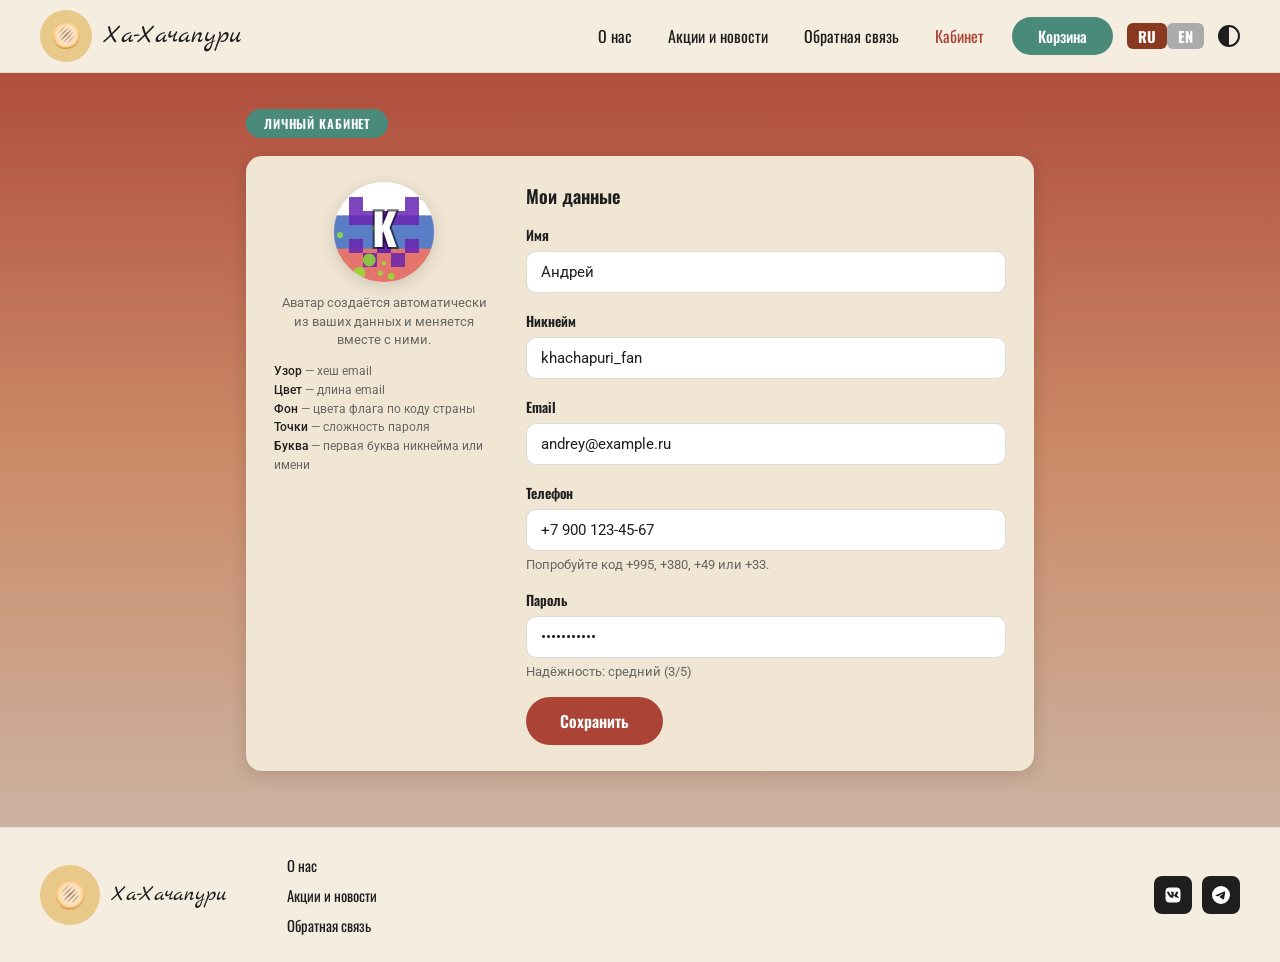
<file: profile.html>
<!DOCTYPE html>
<html lang="ru">
  <head>
    <meta charset="utf-8">
    <meta name="viewport" content="width=device-width,initial-scale=1">
    <title>Ха-Хачапури — Личный кабинет</title>
    <link rel="stylesheet" href="css/base.css">
    <link rel="stylesheet" href="css/layout.css">
    <link rel="stylesheet" href="css/components.css">
    <link rel="stylesheet" href="css/pages/profile.css">
    <script src="js/theme.js"></script>
  </head>
  <body>
    <header class="nav">
      <a href="index.html" class="nav-logo">
        <span class="logo-icon">🫓</span>
        <span class="logo-text">Ха-Хачапури</span>
      </a>
      <nav class="nav-links">
        <a href="about.html">О нас</a>
        <a href="news.html">Акции и новости</a>
        <a href="contact.html">Обратная связь</a>
        <a href="profile.html" class="is-active">Кабинет</a>
      </nav>
      <a href="cart.html" class="nav-cart">Корзина</a>
      <div class="lang"><span class="on">RU</span><span class="off">EN</span></div>
      <button type="button" class="theme-toggle" id="theme-toggle"
        aria-pressed="false" aria-label="Тёмная тема" title="Сменить тему"></button>
    </header>

    <main>
      <div class="wrap">
        <div class="badge">Личный кабинет</div>

        <form class="form-box profile" action="#" method="post" id="profile-form">
          <!-- АВАТАР -->
          <div class="profile-avatar">
            <canvas id="avatar" class="avatar" width="100" height="100"
              role="img" aria-label="Сгенерированный аватар пользователя"></canvas>
            <p class="avatar-note">
              Аватар создаётся автоматически из ваших данных и меняется вместе с ними.
            </p>
            <ul class="avatar-legend">
              <li><b>Узор</b> — хеш email</li>
              <li><b>Цвет</b> — длина email</li>
              <li><b>Фон</b> — цвета флага по коду страны</li>
              <li><b>Точки</b> — сложность пароля</li>
              <li><b>Буква</b> — первая буква никнейма или имени</li>
            </ul>
          </div>

          <!-- ДАННЫЕ -->
          <div class="profile-fields">
            <h2>Мои данные</h2>

            <div class="field">
              <label for="name">Имя</label>
              <input type="text" id="name" name="name" value="Андрей" autocomplete="name">
            </div>

            <div class="field">
              <label for="nickname">Никнейм</label>
              <input type="text" id="nickname" name="nickname" value="khachapuri_fan"
                autocomplete="username">
            </div>

            <div class="field">
              <label for="email">Email</label>
              <input type="email" id="email" name="email" value="andrey@example.ru"
                autocomplete="email">
            </div>

            <div class="field">
              <label for="phone">Телефон</label>
              <input type="tel" id="phone" name="phone" value="+7 900 123-45-67"
                autocomplete="tel">
              <small class="hint">Попробуйте код +995, +380, +49 или +33.</small>
            </div>

            <div class="field">
              <label for="password">Пароль</label>
              <input type="password" id="password" name="password" value="hinkali2026"
                autocomplete="new-password">
              <small class="hint" id="password-strength"></small>
            </div>

            <button type="submit" class="btn-submit">Сохранить</button>
          </div>
        </form>
      </div>
    </main>

    <footer>
      <div class="footer-logo">
        <span class="logo-icon">🫓</span>
        <span class="logo-text">Ха-Хачапури</span>
      </div>
      <div class="footer-links">
        <a href="about.html">О нас</a>
        <a href="news.html">Акции и новости</a>
        <a href="contact.html">Обратная связь</a>
      </div>
      <div class="footer-social">
        <a href="#" aria-label="ВКонтакте"><img src="images/icons/vk.svg" alt=""></a>
        <a href="#" aria-label="Telegram"><img src="images/icons/telegram.svg" alt=""></a>
      </div>
    </footer>

    <script src="js/avatar.js"></script>
  </body>
</html>
</file>
<file: css/base.css>
/* Базовые стили: шрифты, переменные, сброс */
@import url('https://fonts.googleapis.com/css2?family=Marck+Script&family=Oswald:wght@400;500;600;700&family=Roboto:wght@300;400;500;700&display=swap');

:root {
  --bg-grad: linear-gradient(180deg, #ab4336 0%, #cb8a67 50%, #ccbaac 100%);
  --nav-bg: #f5ede0;
  --teal: #4a8a7b;
  --teal-dk: #3a6e62;
  --card: #f0e6d3;
  --card2: #e4d8c8;
  --ph: #c8c8c8;
  --red: #ab4336;
  --red-dk: #8b3820;
  --txt: #1e1e1e;
  --txt-lt: #666;
  --r: 16px;
  --sh: 0 4px 18px rgba(0, 0, 0, .14);
  --font-sc: 'Marck Script', cursive;
  --font-h: 'Oswald', sans-serif;
  --font-b: 'Roboto', sans-serif;
  --input-bg: #fff;
}

/* Тёмная тема: класс theme-dark ставится на <html> кнопкой переключения */
.theme-dark {
  --bg-grad: linear-gradient(180deg, #2b1612 0%, #33251f 50%, #1c1a19 100%);
  --nav-bg: #221d1a;
  --card: #2e2925;
  --card2: #3a332d;
  --ph: #4a4541;
  --txt: #f0e6d3;
  --txt-lt: #b5aa9c;
  --sh: 0 4px 18px rgba(0, 0, 0, .45);
  --input-bg: #3a332d;
}

.theme-dark mark {
  color: #1e1e1e;
}

.theme-dark .footer-social a {
  background: var(--teal);
}

*,
*::before,
*::after {
  box-sizing: border-box;
  margin: 0;
  padding: 0;
}

html {
  scroll-behavior: smooth;
}

body {
  background: var(--bg-grad);
  background-attachment: fixed;
  color: var(--txt);
  display: flex;
  flex-direction: column;
  font-family: var(--font-b);
  min-height: 100vh;
}

a {
  color: inherit;
  text-decoration: none;
}

ul {
  list-style: none;
}

img {
  display: block;
  max-width: 100%;
}

main {
  flex: 1;
}

/* Текстовые HTML5-элементы */
mark {
  background: #ffd040;
  border-radius: 4px;
  color: var(--txt);
  font-weight: 600;
  padding: 1px 5px;
}

small {
  color: var(--txt-lt);
  font-size: .8em;
}

strong {
  font-weight: 700;
}

em {
  font-style: italic;
}
</file>
<file: css/layout.css>
/* Общий каркас: шапка и подвал (есть на каждой странице) */

/* ── Шапка ── */
.nav {
  align-items: center;
  background: var(--nav-bg);
  border-bottom: 1px solid rgba(0, 0, 0, .07);
  display: flex;
  padding: 10px 40px;
  position: sticky;
  top: 0;
  z-index: 100;
}

.nav-logo {
  align-items: center;
  display: flex;
  gap: 10px;
  margin-right: auto;
}

.nav-logo .logo-icon {
  align-items: center;
  background: #e8c98a;
  border-radius: 50%;
  display: flex;
  flex-shrink: 0;
  font-size: 1.5rem;
  height: 52px;
  justify-content: center;
  width: 52px;
}

.nav-logo .logo-text {
  color: var(--txt);
  font-family: var(--font-sc);
  font-size: 1.6rem;
}

.nav-links {
  display: flex;
  gap: 36px;
}

.nav-links a {
  color: var(--txt);
  font-family: var(--font-h);
  font-size: 1rem;
  transition: color .2s;
}

.nav-links a:hover,
.nav-links a.is-active {
  color: var(--red);
}

.nav-cart {
  background: var(--teal);
  border-radius: 24px;
  color: #fff;
  display: inline-block;
  font-family: var(--font-h);
  font-size: .95rem;
  font-weight: 500;
  margin-left: 28px;
  padding: 8px 26px;
  transition: background .2s;
}

.nav-cart:hover {
  background: var(--teal-dk);
}

.lang {
  display: flex;
  margin-left: 14px;
}

.lang span {
  border-radius: 6px;
  cursor: pointer;
  font-family: var(--font-h);
  font-size: .92rem;
  font-weight: 700;
  line-height: 1;
  padding: 6px 11px;
}

.lang .on {
  background: var(--red-dk);
  color: #fff;
}

.lang .off {
  background: #ababab;
  color: #fff;
}

/* Кнопка темы: кружок, в светлой теме залит наполовину, в тёмной — целиком */
.theme-toggle {
  background: linear-gradient(90deg, var(--txt) 50%, transparent 50%);
  border: 2px solid var(--txt);
  border-radius: 50%;
  cursor: pointer;
  flex-shrink: 0;
  height: 22px;
  margin-left: 14px;
  padding: 0;
  transition: background .2s, transform .2s;
  width: 22px;
}

.theme-toggle:hover {
  transform: rotate(180deg);
}

.theme-dark .theme-toggle {
  background: var(--txt);
}

/* ── Подвал ── */
footer {
  align-items: center;
  background: var(--nav-bg);
  border-top: 1px solid rgba(0, 0, 0, .07);
  display: flex;
  gap: 60px;
  padding: 26px 40px;
}

.footer-logo {
  align-items: center;
  display: flex;
  gap: 10px;
}

.footer-logo .logo-icon {
  align-items: center;
  background: #e8c98a;
  border-radius: 50%;
  display: flex;
  flex-shrink: 0;
  font-size: 1.6rem;
  height: 60px;
  justify-content: center;
  width: 60px;
}

.footer-logo .logo-text {
  font-family: var(--font-sc);
  font-size: 1.4rem;
}

.footer-links {
  display: flex;
  flex-direction: column;
  gap: 8px;
}

.footer-links a {
  color: var(--txt);
  font-family: var(--font-h);
  font-size: .92rem;
  transition: color .2s;
}

.footer-links a:hover {
  color: var(--red);
}

.footer-social {
  display: flex;
  gap: 10px;
  margin-left: auto;
}

.footer-social a {
  align-items: center;
  background: var(--txt);
  border-radius: 8px;
  display: flex;
  height: 38px;
  justify-content: center;
  transition: background .2s;
  width: 38px;
}

.footer-social a:hover {
  background: var(--red);
}

.footer-social img {
  height: 18px;
  width: 18px;
}
</file>
<file: css/components.css>
/* Переиспользуемые компоненты: бейдж, заглушка, карточка, сетка, врезка, форма */

/* ── Бейдж (бирюзовая «таблетка» с заголовком секции) ── */
.badge {
  background: var(--teal);
  border-radius: 20px;
  color: #fff;
  display: inline-block;
  font-family: var(--font-h);
  font-size: .78rem;
  font-weight: 600;
  letter-spacing: .07em;
  margin-bottom: 18px;
  padding: 5px 18px;
  text-transform: uppercase;
}

/* ── Серая заглушка с крестом вместо картинки ──
   Ширину линий креста можно менять через --x-w */
.placeholder {
  --x-w: 34%;
  position: relative;
  overflow: hidden;
  background: var(--ph);
}

.placeholder::before,
.placeholder::after {
  background: #b0b0b0;
  content: '';
  height: 2px;
  left: 50%;
  position: absolute;
  top: 50%;
  transform-origin: center;
  width: var(--x-w);
}

.placeholder::before {
  transform: translate(-50%, -50%) rotate(45deg);
}

.placeholder::after {
  transform: translate(-50%, -50%) rotate(-45deg);
}

/* ── Сетка в две колонки ── */
.grid-two {
  display: grid;
  gap: 22px;
  grid-template-columns: 1fr 1fr;
  margin-bottom: 36px;
}

/* ── Карточка ── */
.card {
  background: var(--card);
  border-radius: var(--r);
  box-shadow: var(--sh);
  overflow: hidden;
  transition: transform .2s;
}

.card:hover {
  transform: translateY(-3px);
}

.card .card-image {
  aspect-ratio: 4/3;
  width: 100%;
}

.card .card-body {
  padding: 14px 16px 18px;
}

.card .card-title {
  font-family: var(--font-h);
  font-size: .92rem;
  font-weight: 600;
  margin-bottom: 4px;
}

.card .card-description {
  color: var(--txt-lt);
  font-size: .8rem;
  line-height: 1.5;
}

/* ── Информационная врезка (aside) ── */
aside.info-aside {
  background: var(--teal);
  border-radius: var(--r);
  box-shadow: var(--sh);
  color: var(--card);
  margin-bottom: 30px;
  padding: 20px 24px;
}

aside.info-aside strong {
  font-family: var(--font-h);
}

aside.info-aside small {
  color: rgba(240, 230, 211, .75);
}

/* ── Форма ── */
.form-box {
  background: var(--card);
  border-radius: var(--r);
  box-shadow: var(--sh);
  padding: 26px 28px;
}

.field {
  display: flex;
  flex-direction: column;
  gap: 6px;
  margin-bottom: 18px;
}

.field label {
  color: var(--txt);
  font-family: var(--font-h);
  font-size: .86rem;
  font-weight: 600;
}

.field input,
.field textarea {
  background: var(--input-bg);
  border: 1.5px solid rgba(0, 0, 0, .14);
  border-radius: 10px;
  color: var(--txt);
  font-family: var(--font-b);
  font-size: .95rem;
  padding: 11px 14px;
  transition: border-color .18s;
}

.field input:focus,
.field textarea:focus {
  border-color: var(--teal);
  outline: none;
}

.field textarea {
  min-height: 120px;
  resize: vertical;
}

.field small.hint {
  color: var(--txt-lt);
}

.btn-submit {
  background: var(--red);
  border: none;
  border-radius: 24px;
  color: #fff;
  cursor: pointer;
  font-family: var(--font-h);
  font-size: 1rem;
  font-weight: 600;
  padding: 12px 34px;
  transition: background .18s;
}

.btn-submit:hover {
  background: var(--red-dk);
}

@media (max-width: 760px) {
  .grid-two {
    grid-template-columns: 1fr;
  }
}
</file>
<file: css/pages/index.css>
:root {
  --grad-teal: linear-gradient(135deg, #5ba595 0%, #3a6e62 100%);
  --grad-red: linear-gradient(135deg, #c95a4a 0%, #8b3820 100%);
  --grad-slide: linear-gradient(
    180deg,
    rgba(0, 0, 0, 0) 55%,
    rgba(0, 0, 0, .18) 100%
  );
  --shadow-card-hover: 0 10px 26px rgba(0, 0, 0, .28);
  --border-slide: 3px solid rgba(0, 0, 0, .08);
  --trans-fast: .18s ease;
  --trans-card: transform .25s ease, box-shadow .25s ease;
  --anim-fade-up: fade-up .6s ease both;
  --anim-pulse: pulse 2s ease-in-out infinite;
}

.category-label {
  display: inline-block;
  color: #fff;
  font-family: var(--font-h);
  border-radius: 20px;
}

.badge-mo,
.badge-new {
  position: absolute;
  top: 8px;
  right: 8px;
  z-index: 1;
  color: #fff;
  font-family: var(--font-h);
  border-radius: 4px;
}

@-webkit-keyframes fade-up {
  from {
    opacity: 0;
    -webkit-transform: translateY(18px);
    -ms-transform: translateY(18px);
    transform: translateY(18px);
  }

  to {
    opacity: 1;
    -webkit-transform: translateY(0);
    -ms-transform: translateY(0);
    transform: translateY(0);
  }
}

@keyframes fade-up {
  from {
    opacity: 0;
    -webkit-transform: translateY(18px);
    -ms-transform: translateY(18px);
    transform: translateY(18px);
  }

  to {
    opacity: 1;
    -webkit-transform: translateY(0);
    -ms-transform: translateY(0);
    transform: translateY(0);
  }
}

@-webkit-keyframes pulse {
  0%,
  100% {
    -webkit-transform: scale(1);
    -ms-transform: scale(1);
    transform: scale(1);
  }

  50% {
    -webkit-transform: scale(1.12);
    -ms-transform: scale(1.12);
    transform: scale(1.12);
  }
}

@keyframes pulse {
  0%,
  100% {
    -webkit-transform: scale(1);
    -ms-transform: scale(1);
    transform: scale(1);
  }

  50% {
    -webkit-transform: scale(1.12);
    -ms-transform: scale(1.12);
    transform: scale(1.12);
  }
}

.slider {
  display: flex;
  overflow-x: auto;
  scrollbar-width: none;
  background: rgba(0, 0, 0, .08);
}

.slider::-webkit-scrollbar {
  display: none;
}

.slider .slide {
  flex: 0 0 21.7391304348%;
  aspect-ratio: 9/14;
  border-right: var(--border-slide);
  background: var(--grad-slide), var(--ph);
}

.wrap {
  padding: 28px 40px 52px;
  display: flex;
  gap: 24px;
  align-items: flex-start;
}

.sidebar {
  flex: 0 0 130px;
  display: flex;
  flex-direction: column;
  gap: 2px;
}

.sidebar a {
  display: block;
  font-family: var(--font-h);
  font-size: .88rem;
  color: #f0e6d3;
  padding: 9px 14px;
  border-radius: 22px;
  -webkit-transition:
    background var(--trans-fast),
    color var(--trans-fast);
  -moz-transition:
    background var(--trans-fast),
    color var(--trans-fast);
  -o-transition:
    background var(--trans-fast),
    color var(--trans-fast);
  transition:
    background var(--trans-fast),
    color var(--trans-fast);
}

.sidebar a:hover,
.sidebar a.is-active {
  background: var(--grad-teal);
  color: #fff;
}

.sidebar a:hover {
  text-decoration: underline;
  text-underline-offset: 4px;
}

.sidebar .sep {
  color: rgba(240, 230, 211, .5);
  padding: 6px 14px;
  font-size: .85rem;
}

.dishes {
  flex: 1;
  min-width: 0;
}

.category-label {
  background: var(--grad-teal);
  font-size: .78rem;
  font-weight: 600;
  letter-spacing: .07em;
  text-transform: uppercase;
  padding: 5px 18px;
  margin-bottom: 14px;
}

.grid-four {
  display: grid;
  grid-template-columns: repeat(4, 1fr);
  gap: 14px;
  margin-bottom: 32px;
}

.dish-card {
  background: var(--card);
  border-radius: 14px;
  overflow: hidden;
  -webkit-box-shadow: var(--sh);
  box-shadow: var(--sh);
  cursor: pointer;
  -webkit-transition: var(--trans-card);
  -moz-transition: var(--trans-card);
  -o-transition: var(--trans-card);
  transition: var(--trans-card);
  -webkit-animation: var(--anim-fade-up);
  animation: var(--anim-fade-up);
}

.dish-card:nth-child(1) {
  -webkit-animation-delay: .06s;
  animation-delay: .06s;
}

.dish-card:nth-child(2) {
  -webkit-animation-delay: .12s;
  animation-delay: .12s;
}

.dish-card:nth-child(3) {
  -webkit-animation-delay: .18s;
  animation-delay: .18s;
}

.dish-card:nth-child(4) {
  -webkit-animation-delay: .24s;
  animation-delay: .24s;
}

.dish-card:nth-child(5) {
  -webkit-animation-delay: .3s;
  animation-delay: .3s;
}

.dish-card:nth-child(6) {
  -webkit-animation-delay: .36s;
  animation-delay: .36s;
}

.dish-card:nth-child(7) {
  -webkit-animation-delay: .42s;
  animation-delay: .42s;
}

.dish-card:nth-child(8) {
  -webkit-animation-delay: .48s;
  animation-delay: .48s;
}

.dish-card:hover {
  -webkit-transform: translateY(-4px) scale(1.02);
  -ms-transform: translateY(-4px) scale(1.02);
  transform: translateY(-4px) scale(1.02);
  -webkit-box-shadow: var(--shadow-card-hover);
  box-shadow: var(--shadow-card-hover);
}

.dish-card .dish-image {
  width: 100%;
  aspect-ratio: 1;
}

.dish-card .dish-body {
  padding: 9px 11px 13px;
}

.dish-card .dish-name {
  font-family: var(--font-h);
  font-size: .8rem;
  font-weight: 600;
  margin-bottom: 4px;
  line-height: 1.3;
}

.dish-card .dish-description {
  font-size: .7rem;
  color: var(--txt-lt);
  line-height: 1.4;
  margin-bottom: 7px;
  display: -webkit-box;
  -webkit-line-clamp: 3;
  -webkit-box-orient: vertical;
  overflow: hidden;
}

.dish-card .dish-price {
  font-family: var(--font-h);
  font-size: .82rem;
  font-weight: 700;
  color: var(--red);
}

.badge-new {
  background: var(--grad-teal);
  font-size: .6rem;
  font-weight: 700;
  padding: 2px 7px;
  -webkit-animation: var(--anim-pulse);
  animation: var(--anim-pulse);
}

.badge-mo {
  background: var(--grad-red);
  font-size: .58rem;
  padding: 2px 5px;
  text-align: center;
  line-height: 1.3;
}

.nav-toggle {
  display: none;
}

.burger {
  display: none;
  width: 44px;
  height: 40px;
  margin-left: 14px;
  padding: 9px 8px;
  border-radius: 10px;
  background: var(--grad-teal);
  cursor: pointer;
  flex-direction: column;
  justify-content: space-between;
}

.burger span {
  display: block;
  height: 3px;
  border-radius: 2px;
  background: #fff;
  -webkit-transition:
    transform .25s ease,
    opacity .2s ease;
  -moz-transition:
    transform .25s ease,
    opacity .2s ease;
  -o-transition:
    transform .25s ease,
    opacity .2s ease;
  transition:
    transform .25s ease,
    opacity .2s ease;
}

@media (max-width: 992px) {
  .wrap {
    padding: 22px 24px 40px;
  }

  .grid-four {
    grid-template-columns: repeat(3, 1fr);
  }
}

@media (max-width: 720px) {
  .nav {
    padding: 10px 16px;
  }

  .burger {
    display: flex;
  }

  .nav-cart {
    margin-left: 12px;
    padding: 8px 16px;
  }

  .lang {
    display: none;
  }

  .nav-links {
    position: absolute;
    top: 100%;
    left: 0;
    right: 0;
    flex-direction: column;
    gap: 0;
    background: var(--nav-bg);
    max-height: 0;
    overflow: hidden;
    -webkit-transition: max-height .3s ease;
    -moz-transition: max-height .3s ease;
    -o-transition: max-height .3s ease;
    transition: max-height .3s ease;
  }

  .nav-links a {
    padding: 14px 20px;
    border-top: 1px solid rgba(0, 0, 0, .07);
  }

  .nav-toggle:checked ~ .nav-links {
    max-height: 240px;
  }

  .nav-toggle:checked ~ .burger span:nth-child(1) {
    -webkit-transform: translateY(9px) rotate(45deg);
    -ms-transform: translateY(9px) rotate(45deg);
    transform: translateY(9px) rotate(45deg);
  }

  .nav-toggle:checked ~ .burger span:nth-child(2) {
    opacity: 0;
  }

  .nav-toggle:checked ~ .burger span:nth-child(3) {
    -webkit-transform: translateY(-9px) rotate(-45deg);
    -ms-transform: translateY(-9px) rotate(-45deg);
    transform: translateY(-9px) rotate(-45deg);
  }

  .slide {
    flex-basis: 45%;
  }

  .wrap {
    flex-direction: column;
    padding: 18px 14px 36px;
    gap: 14px;
  }

  .sidebar {
    flex: none;
    flex-direction: row;
    max-width: 100%;
    overflow-x: auto;
    white-space: nowrap;
    scrollbar-width: none;
  }

  .grid-four {
    grid-template-columns: repeat(2, 1fr);
    gap: 10px;
  }
}

@media (max-width: 420px) {
  .grid-four {
    grid-template-columns: 1fr;
  }
}
</file>
<file: css/pages/about.css>
/* О нас: hero, контакты, отзывы */

.wrap {
  padding: 28px 36px 52px;
}

/* ── Hero ── */
.hero {
  --x-w: 26%;
  width: 100%;
  height: 360px;
  background: var(--card);
  border-radius: var(--r);
  margin-bottom: 26px;
  box-shadow: var(--sh);
}

/* ── Контакты ── */
.contacts {
  display: grid;
  gap: 14px;
  grid-template-columns: repeat(3, 1fr);
  margin-bottom: 30px;
}

.contact-item {
  background: var(--ph);
  border-radius: var(--r);
  box-shadow: var(--sh);
  color: var(--txt);
  font-family: var(--font-h);
  font-size: .92rem;
  padding: 22px 16px;
  text-align: center;
}

/* ── Отзывы ── */
.review-outer {
  margin-bottom: 4px;
  position: relative;
}

.review-track {
  display: flex;
  gap: 14px;
  overflow-x: auto;
  padding: 4px 0 8px;
  scrollbar-width: none;
}

.review-track::-webkit-scrollbar {
  display: none;
}

.review-card {
  background: var(--card);
  border-radius: 14px;
  box-shadow: var(--sh);
  flex: 0 0 218px;
  min-height: 90px;
  padding: 14px;
}

.review-head {
  align-items: center;
  display: flex;
  gap: 10px;
  margin-bottom: 8px;
}

.review-avatar {
  background: var(--red);
  border-radius: 50%;
  flex-shrink: 0;
  height: 34px;
  width: 34px;
}

.review-name {
  font-family: var(--font-h);
  font-size: .88rem;
  font-weight: 600;
}

.review-body {
  color: var(--txt-lt);
  font-size: .8rem;
  line-height: 1.5;
}

.arrow {
  align-items: center;
  background: rgba(0, 0, 0, .22);
  border: 2px solid rgba(255, 255, 255, .6);
  border-radius: 50%;
  color: #fff;
  cursor: pointer;
  display: flex;
  font-size: .95rem;
  height: 30px;
  justify-content: center;
  position: absolute;
  top: 50%;
  transform: translateY(-50%);
  transition: background .2s;
  width: 30px;
  z-index: 2;
}

.arrow:hover {
  background: rgba(0, 0, 0, .5);
}

.arrow-left {
  left: -14px;
}

.arrow-right {
  right: -14px;
}
</file>
<file: css/pages/cart.css>
/* Корзина */

.wrap {
  padding: 28px 40px 52px;
}

/* левая панель + карта справа */
.layout {
  align-items: start;
  display: grid;
  gap: 24px;
  grid-template-columns: 1fr 1fr;
}

/* ── Левая панель ── */
.panel {
  background: var(--teal);
  border-radius: var(--r);
  padding: 28px 22px 24px;
}

.panel-title {
  color: var(--card);
  font-family: var(--font-sc);
  font-size: 1.8rem;
  margin-bottom: 18px;
  text-align: center;
}

/* номер заказа */
.order-box {
  margin-bottom: 4px;
  text-align: center;
}

.order-badge {
  border: 2px solid var(--card);
  border-radius: 26px;
  color: var(--card);
  display: inline-block;
  font-family: var(--font-h);
  font-size: .95rem;
  font-weight: 700;
  padding: 7px 30px;
}

.order-id {
  color: rgba(240, 230, 211, .7);
  font-size: .74rem;
  margin-bottom: 16px;
  text-align: center;
}

/* таблица товаров */
.cart-table {
  border-collapse: collapse;
  margin-bottom: 12px;
  width: 100%;
}

.cart-table thead th {
  border-bottom: 1px solid rgba(255, 255, 255, .28);
  color: var(--card);
  font-family: var(--font-h);
  font-size: .75rem;
  font-weight: 600;
  letter-spacing: .05em;
  padding: 5px 6px;
  text-align: left;
  text-transform: uppercase;
}

.cart-table tbody td {
  border-bottom: 1px solid rgba(255, 255, 255, .1);
  color: var(--card);
  font-size: .85rem;
  padding: 7px 6px;
}

.cart-table tbody tr:last-child td {
  border-bottom: none;
}

.quantity-link {
  color: var(--card);
  cursor: pointer;
  font-size: .76rem;
  text-decoration: underline;
  white-space: nowrap;
}

/* итоги */
.totals {
  border-top: 1px solid rgba(255, 255, 255, .28);
  margin-bottom: 18px;
  padding-top: 10px;
}

.total-row {
  display: flex;
  justify-content: space-between;
  margin-bottom: 5px;
}

.total-row span {
  color: var(--card);
  font-size: .85rem;
}

.total-row.promo .total-value {
  color: #ffd040;
  font-weight: 600;
}

.total-row.final {
  border-top: 1px solid rgba(255, 255, 255, .28);
  margin-top: 3px;
  padding-top: 8px;
}

.total-row.final span {
  font-size: .92rem;
  font-weight: 700;
}

/* заголовок раздела */
.section-label {
  color: var(--card);
  font-family: var(--font-h);
  font-size: .88rem;
  font-weight: 700;
  margin-bottom: 10px;
}

/* оплата */
.payment-row {
  display: flex;
  gap: 10px;
  margin-bottom: 20px;
}

.payment-option {
  align-items: center;
  background: var(--card);
  border: 2.5px solid transparent;
  border-radius: 11px;
  color: var(--txt);
  cursor: pointer;
  display: flex;
  flex: 1;
  font-family: var(--font-h);
  font-size: .78rem;
  font-weight: 600;
  gap: 6px;
  justify-content: center;
  padding: 11px 8px;
  transition: border-color .18s;
}

.payment-option:hover,
.payment-option.is-selected {
  border-color: var(--teal-dk);
}

/* получение */
.delivery-column {
  display: flex;
  flex-direction: column;
  gap: 8px;
  margin-bottom: 6px;
}

.delivery-button {
  background: rgba(255, 255, 255, .2);
  border: 2px solid transparent;
  border-radius: 10px;
  color: var(--card);
  cursor: pointer;
  font-family: var(--font-h);
  font-size: .88rem;
  padding: 11px 18px;
  text-align: center;
  transition:
    background .18s,
    border-color .18s;
}

.delivery-button:hover,
.delivery-button.is-selected {
  background: rgba(255, 255, 255, .32);
  border-color: var(--card);
}

.delivery-hint {
  color: rgba(240, 230, 211, .6);
  font-size: .72rem;
  margin-bottom: 20px;
}

/* кнопки действий */
.actions {
  display: flex;
  gap: 10px;
}

.btn-trash,
.btn-order {
  background: var(--red);
  border: none;
  border-radius: 12px;
  color: #fff;
  cursor: pointer;
  transition: background .18s;
}

.btn-trash:hover,
.btn-order:hover {
  background: var(--red-dk);
}

.btn-trash {
  align-items: center;
  display: flex;
  padding: 13px 16px;
}

.btn-order {
  flex: 1;
  font-family: var(--font-h);
  font-size: 1.05rem;
  font-weight: 600;
  padding: 13px 20px;
}

/* ── Карта ── */
.map-box {
  background: #d4dfda;
  border-radius: var(--r);
  box-shadow: var(--sh);
  min-height: 530px;
  overflow: hidden;
  position: relative;
}

.map-box iframe {
  border: none;
  display: block;
  height: 100%;
  min-height: 530px;
  width: 100%;
}

.btn-sel {
  backdrop-filter: blur(6px);
  background: rgba(20, 20, 20, .84);
  border: none;
  border-radius: 12px;
  bottom: 20px;
  color: #fff;
  cursor: pointer;
  font-family: var(--font-h);
  font-size: .95rem;
  font-weight: 600;
  padding: 13px 26px;
  position: absolute;
  right: 20px;
  transition: background .18s;
}

.btn-sel:hover {
  background: rgba(0, 0, 0, .96);
}
</file>
<file: css/pages/contact.css>
/* Обратная связь */

.wrap {
  margin: 0 auto;
  max-width: 1000px;
  padding: 36px 36px 56px;
}

.contact-layout {
  align-items: start;
  display: grid;
  gap: 22px;
  grid-template-columns: 1.3fr 1fr;
}

.form-box h2 {
  font-family: var(--font-h);
  font-size: 1.15rem;
  font-weight: 600;
  margin-bottom: 6px;
}

.form-box .lead {
  color: var(--txt-lt);
  font-size: .85rem;
  line-height: 1.5;
  margin-bottom: 20px;
}

/* подсветка валидности */
.field input:invalid:not(:placeholder-shown),
.field textarea:invalid:not(:placeholder-shown) {
  border-color: var(--red);
}

.field input:valid:not(:placeholder-shown),
.field textarea:valid:not(:placeholder-shown) {
  border-color: var(--teal);
}

.required-mark {
  color: var(--red);
}

.btn-submit:focus-visible,
.field input:focus-visible,
.field textarea:focus-visible {
  outline: 3px solid var(--teal);
  outline-offset: 2px;
}

@media (max-width: 760px) {
  .contact-layout {
    grid-template-columns: 1fr;
  }

  .wrap {
    padding: 24px 16px 40px;
  }
}
</file>
<file: css/pages/news.css>
/* Акции и новости */

.wrap {
  padding: 36px 36px 56px;
}

/* карточка акции / новости */
.news-card {
  background: var(--card);
  border-radius: var(--r);
  box-shadow: var(--sh);
  cursor: pointer;
  overflow: hidden;
  transition: transform .2s;
}

.news-card:hover {
  transform: translateY(-3px);
}

.news-card .news-image {
  --x-w: 30%;
  width: 100%;
  aspect-ratio: 16/9;
}

.news-card .news-body {
  padding: 14px 16px 18px;
}

.news-card .news-name {
  font-family: var(--font-h);
  font-size: .95rem;
  font-weight: 600;
  margin-bottom: 6px;
}

.news-card .news-description {
  color: var(--txt-lt);
  font-size: .82rem;
  line-height: 1.5;
}

.divider {
  border: none;
  border-top: 2px solid rgba(255, 255, 255, .18);
  margin: 6px 0 28px;
}

/* видео */
.video-wrap {
  background: var(--card);
  border-radius: var(--r);
  box-shadow: var(--sh);
  margin-bottom: 34px;
  padding: 18px;
}

.video-wrap .video-frame {
  aspect-ratio: 16/9;
  border-radius: 12px;
  overflow: hidden;
  position: relative;
  width: 100%;
}

.video-wrap .video-frame iframe {
  border: 0;
  height: 100%;
  left: 0;
  position: absolute;
  top: 0;
  width: 100%;
}

.video-caption {
  color: var(--txt-lt);
  font-size: .85rem;
  margin-top: 12px;
}

/* подписка на новости */
.subscribe-form {
  margin-bottom: 34px;
  max-width: 520px;
}

.subscribe-message {
  color: var(--teal);
  font-weight: 500;
  margin-top: 14px;
}

.subscribe-message:empty {
  display: none;
}

/* сообщение о cookies */
.cookie-banner {
  align-items: center;
  background: var(--nav-bg);
  border-radius: var(--r);
  bottom: 20px;
  box-shadow: var(--sh);
  color: var(--txt);
  display: flex;
  gap: 18px;
  left: 50%;
  max-width: calc(100% - 32px);
  padding: 14px 20px;
  position: fixed;
  transform: translateX(-50%);
  width: 640px;
  z-index: 200;
}

.cookie-banner p {
  flex: 1;
  font-size: .9rem;
  line-height: 1.4;
}

.cookie-banner .cookie-close {
  flex-shrink: 0;
  padding: 10px 26px;
}

@media (max-width: 560px) {
  .cookie-banner {
    flex-direction: column;
    text-align: center;
  }
}
</file>
<file: css/pages/profile.css>
/* Личный кабинет */

.wrap {
  margin: 0 auto;
  max-width: 860px;
  padding: 36px 36px 56px;
}

/* аватар слева, поля справа */
.profile {
  align-items: start;
  display: grid;
  gap: 32px;
  grid-template-columns: 220px 1fr;
}

.profile h2 {
  font-family: var(--font-h);
  font-size: 1.15rem;
  font-weight: 600;
  margin-bottom: 16px;
}

/* ── Аватар ── */
.profile-avatar {
  align-items: center;
  display: flex;
  flex-direction: column;
  gap: 12px;
  text-align: center;
}

.avatar {
  border-radius: 50%;
  box-shadow: var(--sh);
  display: block;
  height: 100px;
  width: 100px;
}

.avatar-note {
  color: var(--txt-lt);
  font-size: .8rem;
  line-height: 1.45;
}

.avatar-legend {
  color: var(--txt-lt);
  font-size: .74rem;
  line-height: 1.6;
  list-style: none;
  text-align: left;
}

.avatar-legend b {
  color: var(--txt);
  font-weight: 500;
}

@media (max-width: 760px) {
  .profile {
    grid-template-columns: 1fr;
  }

  .wrap {
    padding: 24px 16px 40px;
  }
}
</file>
